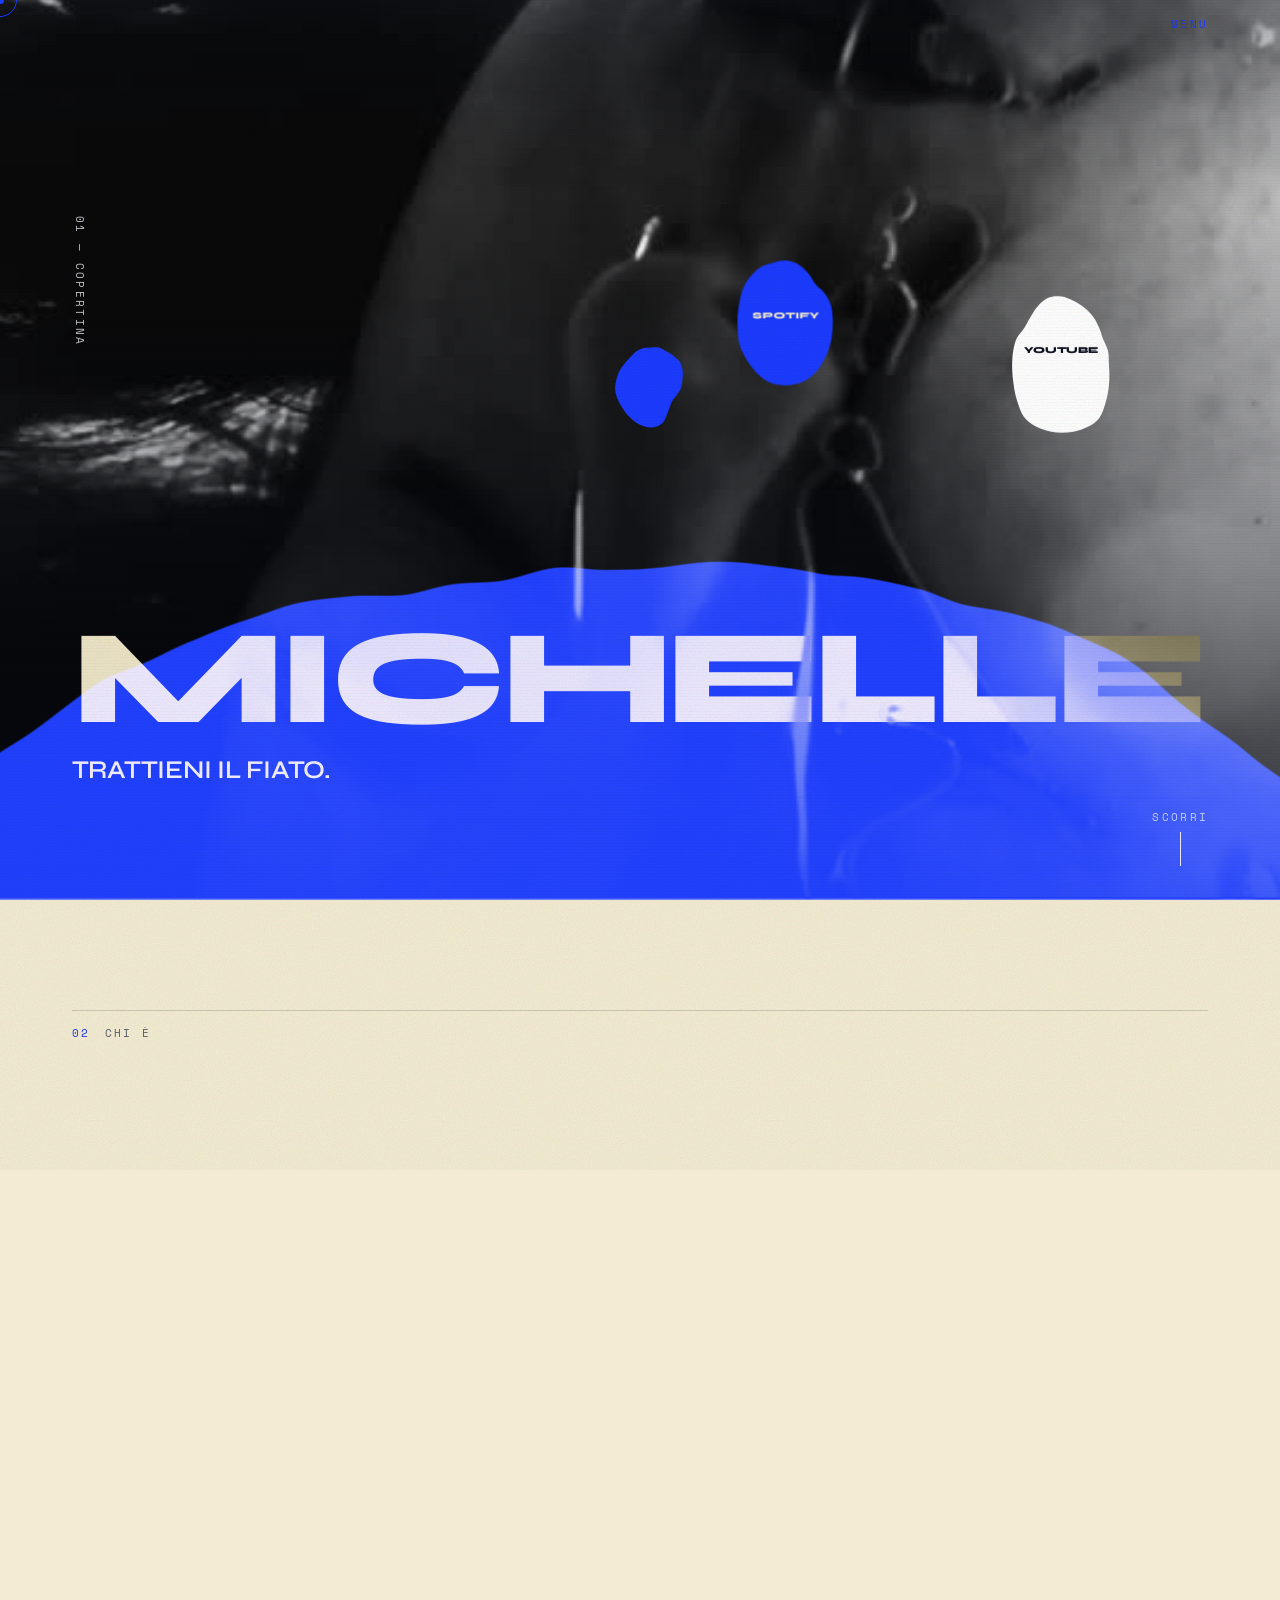
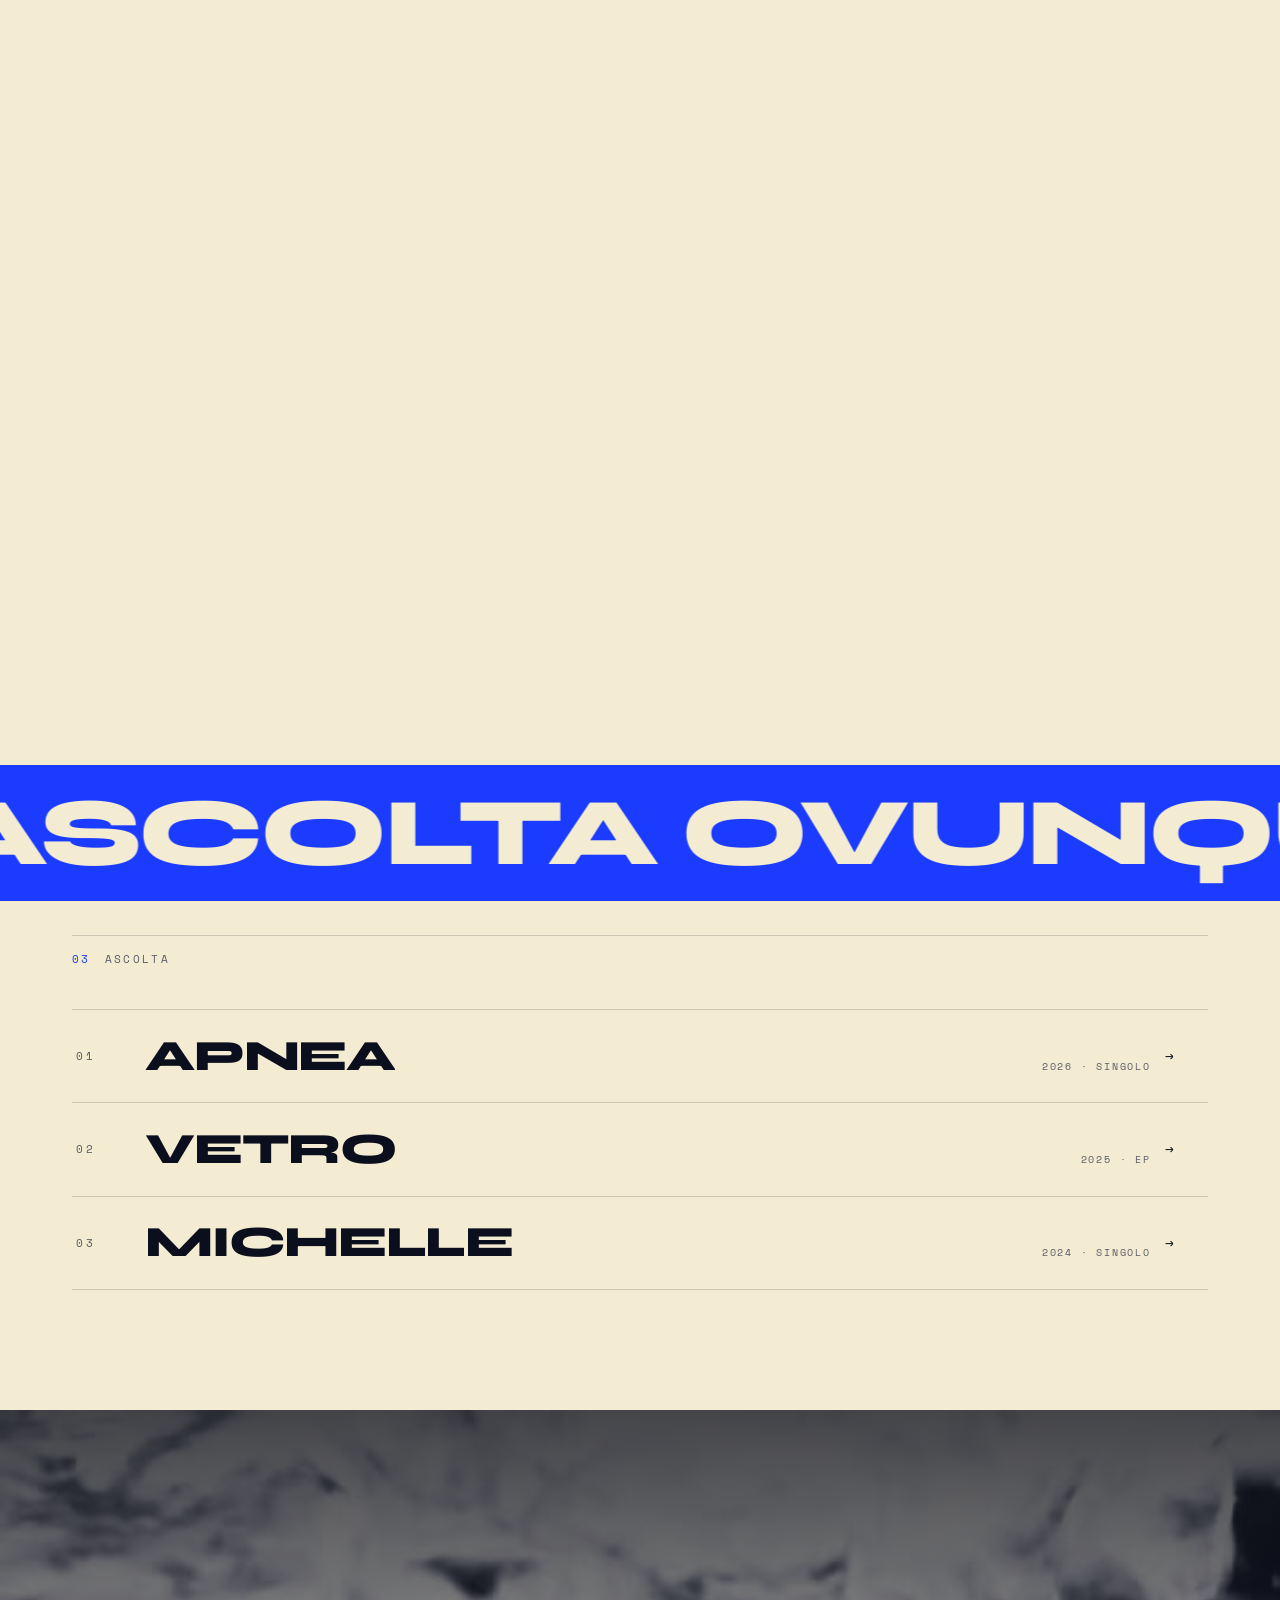
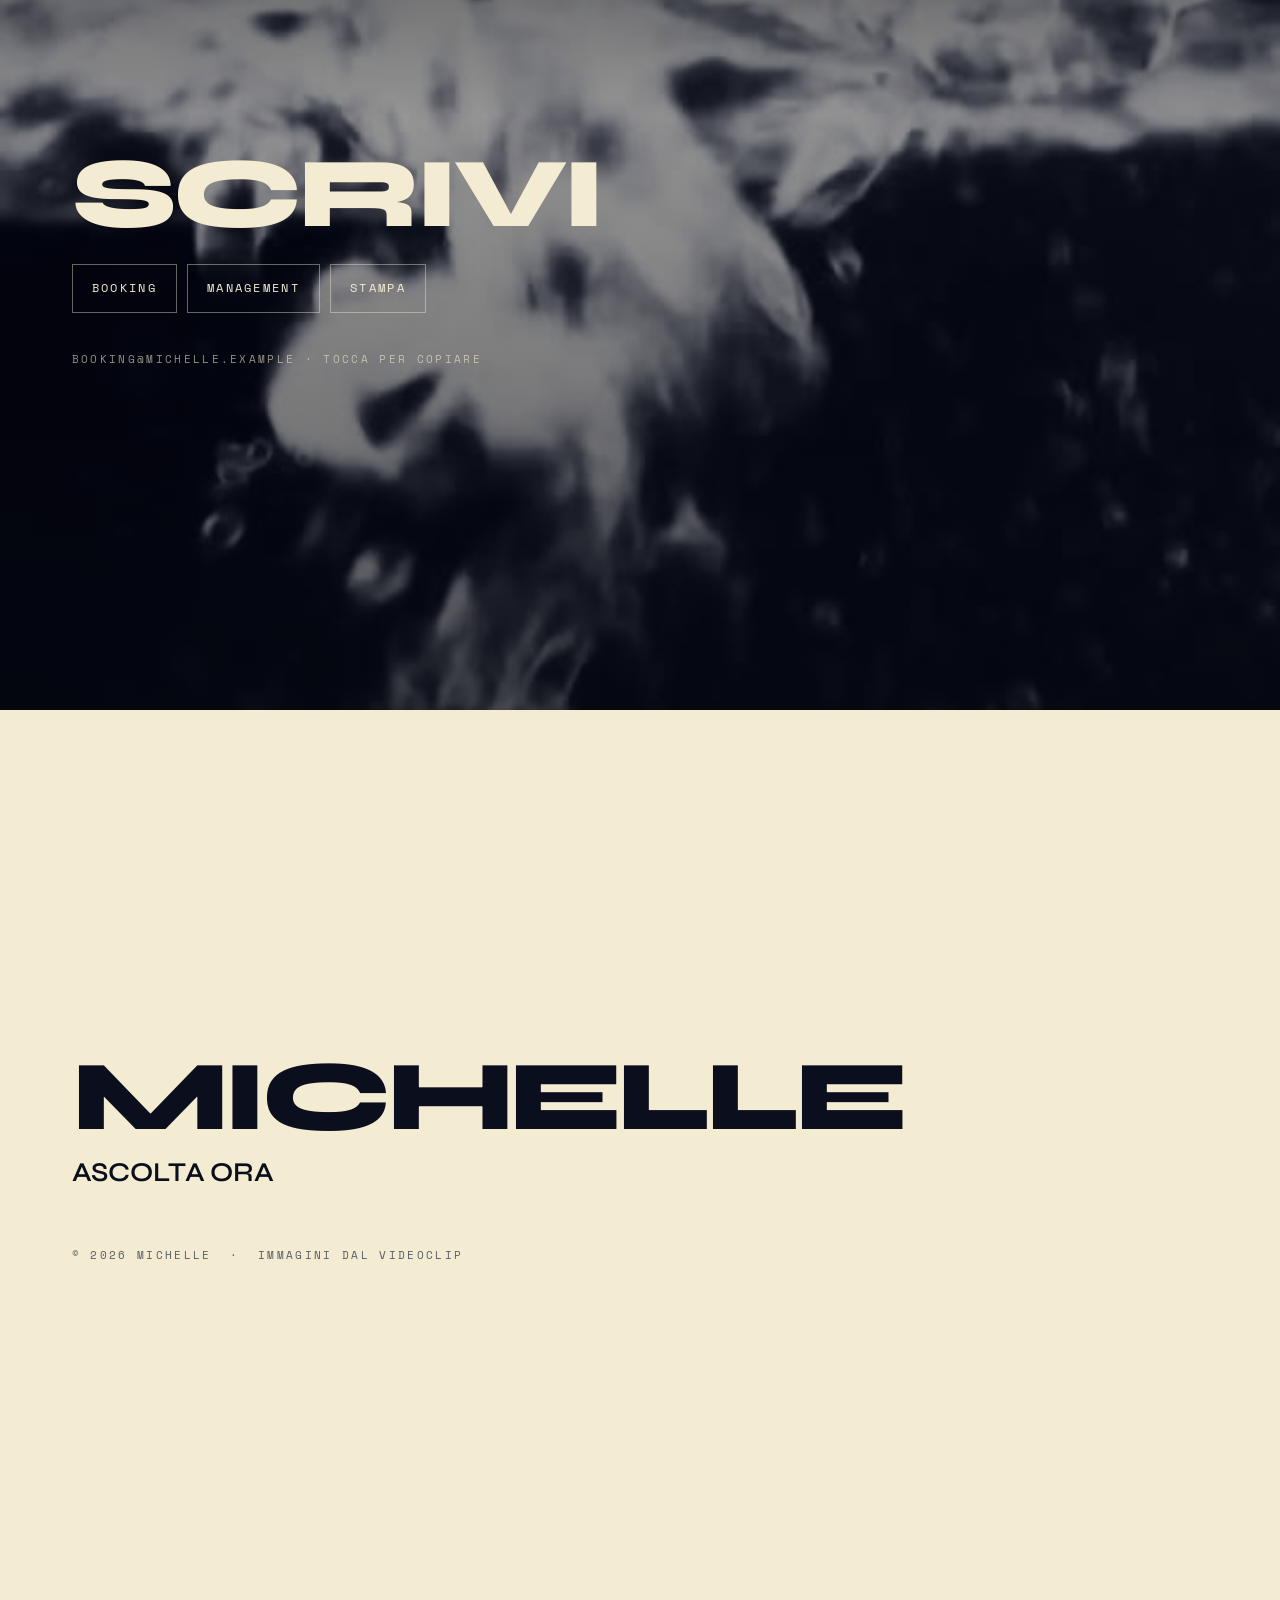
<file: index.html>
<!DOCTYPE html>
<html lang="it">
<head>
<meta charset="utf-8">
<meta name="viewport" content="width=device-width,initial-scale=1,viewport-fit=cover">
<title>Michelle — sito ufficiale</title>
<meta name="description" content="Michelle. Musica indie. Ascolta, guarda, scrivi per una data.">
<meta name="theme-color" content="#F3ECD2">
<meta property="og:type" content="website">
<meta property="og:title" content="Michelle — sito ufficiale">
<meta property="og:description" content="Trattieni il fiato.">
<meta property="og:url" content="https://eneaqupovisione.github.io/Demo-miscel/">
<!-- l'anteprima nelle chat vuole un indirizzo intero: molti scanner
     non risolvono un percorso relativo. Se il sito cambia indirizzo,
     queste due righe vanno aggiornate. -->
<meta property="og:image" content="https://eneaqupovisione.github.io/Demo-miscel/assets/media/og.jpg">
<meta name="twitter:card" content="summary_large_image">
<link rel="icon" href="data:image/svg+xml,%3Csvg xmlns='http://www.w3.org/2000/svg' viewBox='0 0 32 32'%3E%3Crect width='32' height='32' fill='%23F3ECD2'/%3E%3Ccircle cx='16' cy='16' r='7' fill='%231B3BFF'/%3E%3C/svg%3E">
<link rel="preconnect" href="https://fonts.googleapis.com">
<link rel="preconnect" href="https://fonts.gstatic.com" crossorigin>
<link href="https://fonts.googleapis.com/css2?family=Syne:wght@600;700;800&family=Archivo:wght@300;400;500&family=Space+Mono:wght@400;700&display=swap" rel="stylesheet">
<link rel="preload" as="image" href="assets/media/copertina.jpg?v=85">
<!-- il ?v= serve: GitHub Pages tiene i file in cache dieci minuti, e chi
     ha gia' aperto il sito continuerebbe a vedere la versione vecchia.
     Si alza il numero a ogni pubblicazione. -->
<link rel="stylesheet" href="assets/css/sito.css?v=85">
</head>
<body>

<!-- filtri: lo scioglimento del nome, quando lo si tocca -->
<svg class="defs" aria-hidden="true">
  <filter id="sciogli" x="-20%" y="-25%" width="140%" height="150%" color-interpolation-filters="sRGB">
    <feTurbulence id="scT" type="fractalNoise" baseFrequency="0.006 0.022" numOctaves="2" seed="7" result="t"/>
    <feDisplacementMap id="scD" in="SourceGraphic" in2="t" scale="0" xChannelSelector="R" yChannelSelector="G"/>
  </filter>
</svg>

<!-- strati fissi -->
<div id="prog" aria-hidden="true"></div>
<div id="righe" aria-hidden="true"></div>
<div id="grana" aria-hidden="true"></div>
<div id="cur" aria-hidden="true"></div>
<div id="cur2" aria-hidden="true"></div>
<div id="copiato" role="status" aria-live="polite"></div>

<!-- la lastra a raggi X delle uscite -->
<div id="lastra" aria-hidden="true">
  <i class="scan"></i>
  <img src="assets/media/colonna.jpg?v=85" alt="">
  <div class="c"><span class="k">lastra · 001</span><div class="h"></div></div>
</div>

<!-- caricamento -->
<div id="loader">
  <div class="lin">
    <div class="lnome" id="lnome" data-adatta data-max="150" aria-hidden="true"></div>
    <div class="lbar"><i></i></div>
    <div class="lrow">
      <span class="mono">Immersione in corso</span>
      <span class="mono a" id="lpct">0%</span>
    </div>
  </div>
</div>

<!-- testata -->
<header id="testata">
  <a href="#cop" class="marchio">Michelle</a>
</header>

<!-- Il pulsante del menu sta FUORI dalla testata, e non e' un vezzo: la
     testata si fonde in `difference` per restare leggibile sia sul girato
     scuro sia sulla carta chiara, e dentro a quella fusione un blu diventa
     arancio sulla carta. Fuori, il blu resta blu dappertutto. -->
<button id="apri" aria-expanded="false" aria-controls="menu">Menu</button>

<div id="menu" aria-hidden="true">
  <button id="chiudi">Chiudi</button>
  <nav>
    <a href="#chi" data-va>Chi è</a>
    <a href="#ascolta" data-va>Ascolta</a>
    <a href="#contatti" data-va>Scrivi</a>
  </nav>
  <div class="pie" id="menuSocial"></div>
</div>

<!-- Il palcoscenico della maschera a gocce. Tutto quello che NON deve essere
     toccato (testata, menu, loader, lastra, grana, righe, cursore) sta fuori
     di qui — ed e' gia' cosi'. -->
<main class="stage">

<!-- ========================== 01 · COPERTINA ========================== -->
<section id="cop">
  <div class="med">
    <video id="vCop" poster="assets/media/copertina.jpg?v=85" muted loop playsinline autoplay preload="auto"
           disablepictureinpicture aria-hidden="true">
      <source src="assets/media/copertina.mp4?v=85" type="video/mp4">
    </video>
  </div>

  <span class="mono hud" aria-hidden="true">01 — Copertina</span>

  <!-- I pulsanti escono dalla bocca e salgono. Quando escono dall'alto
       vengono risputati dopo un paio di secondi. -->
  <nav class="bolle-btn" id="piatt" aria-label="Dove ascoltarla"></nav>

  <div class="in">
    <h1 class="nome" id="nome" data-sciogli data-adatta data-max="240">Michelle</h1>
    <p class="claim">Trattieni il fiato.</p>
    <div class="riga">
      <a href="#ascolta" class="giu" aria-label="Scorri">
        <span class="mono">Scorri</span>
        <span class="ago" aria-hidden="true"></span>
      </a>
    </div>
  </div>
</section>

<!-- ========================== 02 · CHI È ==========================
     Prima dell'ascolto, perche' e' lei a dire chi e' — e lo dice con parole
     sue, prese da un suo pezzo. La frase che apre sta ferma ed e' li' da
     subito; le tre chiuse si scrivono mentre si scende, una alla volta.
     Dietro, il respiro: la scena d'acqua che entra dal lato. -->
<section id="chi">
  <!-- LA SCENA. Sta ferma mentre le parole le scorrono davanti, va in anello
       per conto suo — lo scroll non la comanda — e non c'e' da subito: compare
       quando qualche parola e' gia' stata scritta.
       Va in `multiply`: il fondo del girato e' bianco pieno e sparisce nella
       carta, resta la figura. Per questo la sua gradazione e' diversa da
       quella del resto (vedi strumenti/media.sh): un grigio residuo,
       moltiplicato, lascerebbe il rettangolo del video sulla pagina. -->
  <div class="scena" aria-hidden="true">
    <video id="vChi" muted loop playsinline autoplay preload="none"
           poster="assets/media/scena.jpg?v=85" disablepictureinpicture>
      <source src="assets/media/scena.mp4?v=85" type="video/mp4">
    </video>
  </div>

  <div class="wrap in">
    <div class="occhiello rev">
      <span class="mono n">02</span><span class="mono">Chi è</span>
    </div>

    <!-- LE MISURE SONO UNA LETTURA, NON UNA SEQUENZA. Grande cio' che porta
         il peso — cuore, rabbia, colpa, dolore, umani, grandi — piccolo cio'
         che tiene insieme: preposizioni, articoli, ausiliari. Il blu sulle
         cinque parole che fanno il senso della frase, non una in piu'.
         Stanno nel markup e non nel copione perche' sono una scelta sul
         TESTO: se cambia il testo le decide di nuovo una persona, non un
         algoritmo. -->
    <p class="dire" data-scrive>
      <i class="p">Un</i> <i class="xg blu">cuore</i> <i class="g">puro</i>
      <i class="p">che</i> <i class="p">si</i> <i class="xg blu">mescola</i>
      <i class="p">con</i> <i class="p">la</i> <i class="g">delicatezza,</i>
      <i class="m">o</i> <i class="p">con</i> <i class="p">la</i>
      <i class="xg blu">rabbia,</i> <i class="p">ai</i> <i class="g">traumi</i>
      <i class="g">d'infanzia.</i> <i class="p">In</i> <i class="m">fondo</i>
      <i class="m">siamo</i> <i class="m">esseri</i> <i class="xg">umani</i>
      <i class="p">e</i> <i class="m">quanti</i> <i class="g">sbagli,</i>
      <i class="m">sensi</i> <i class="p">di</i> <i class="g blu">colpa,</i>
      <i class="m">ripenso</i> <i class="p">quegli</i> <i class="g">anni</i>
      <i class="p">ho</i> <i class="p">la</i> <i class="m">pelle</i>
      <i class="g">d'oca,</i> <i class="p">col</i> <i class="xg blu">dolore</i>
      <i class="p">del</i> <i class="g">passato</i> <i class="p">si</i>
      <i class="m">diventa</i> <i class="xg">grandi.</i>
    </p>
  </div>
</section>

<!-- ========================== 03 · ASCOLTA ========================== -->
<section id="ascolta">
  <!-- LA BANDA. Scorre di lato mentre la sezione arriva: fondo blu, scritta
       bianca. Quando ha finito la sua corsa il blu scende sotto alle uscite —
       lo stesso blu che accende la riga al centro — e la banda resta, ma nel
       colore della carta: ha gia' detto quello che doveva dire. -->
  <div class="banda" id="banda" aria-hidden="true">
    <div class="scorre"><span>Ascolta ovunque</span><span>Ascolta ovunque</span><span>Ascolta ovunque</span><span>Ascolta ovunque</span></div>
  </div>
  <h2 class="sr">Ascolta</h2>

  <div class="wrap">
    <div class="occhiello rev">
      <span class="mono n">03</span><span class="mono">Ascolta</span>
    </div>

    <div class="uscite" id="uscite"></div>
  </div>
</section>

<!-- ========================== 04 · SCRIVI ==========================
     Sta sulla scena dell'acqua vista da sotto, che gira in anello per conto
     suo. Scritta chiara sul fondo scuro: qui non c'e' nessuna maschera di
     mezzo, quindi il testo e' quello che si legge — semplice, e basta.
     Il blu arriva dopo, nella sezione seguente. -->
<section id="contatti">
  <div class="scena" aria-hidden="true">
    <video id="vScrivi" muted loop playsinline autoplay preload="none"
           poster="assets/media/scrivi.jpg?v=85" disablepictureinpicture>
      <source src="assets/media/scrivi.mp4?v=85" type="video/mp4">
    </video>
    <div class="velo"></div>
  </div>

  <div class="wrap in">
    <h2 class="tit-s" data-adatta data-max="200">Scrivi</h2>
    <nav class="tasti">
      <a class="tasto" id="mailBooking" href="#" data-copia>Booking</a>
      <a class="tasto" id="cMgmt" href="#">Management</a>
      <a class="tasto" id="cPress" href="#">Stampa</a>
    </nav>
    <p class="mono" id="indirizzo">—</p>
  </div>
</section>

<!-- ========================== 05 · LA FINE ==========================
     L'ultima schermata, e la pagina finisce qui: le gocce salgono, si fermano
     in alto e riempiono TUTTO. Quello che c'e' scritto e' nero su carta e non
     cambia colore da solo — dentro al blu si legge bianco perche' la maschera
     lo inverte. Se un giorno lo scrivi bianco, dentro al blu sparisce.
     Il piede sta qui dentro e non fuori: se restasse dopo, la pagina finirebbe
     con una striscia di carta sotto al blu. -->
<section id="firma">
  <div class="wrap in">
    <p class="nome-f" data-adatta data-max="220">Michelle</p>
    <p class="invito">Ascolta ora</p>
    <p class="mono chi">© <span id="anno"></span> Michelle &nbsp;·&nbsp; Immagini dal videoclip</p>
  </div>
</section>

  <!-- I DUE LIVELLI DELLA FUSIONE: ultimi nel DOM e DENTRO al palco.
       Senza di loro non esiste niente di blu in questa pagina — ne' la massa
       fra copertina e "Ascolta", ne' il riempimento della firma: `monta()`
       non trova i canvas, torna null, e tutto il resto tace senza un errore.
       Sono stati cancellati una volta riscrivendo il fondo pagina. -->
  <canvas id="c-invert" aria-hidden="true"></canvas>
  <canvas id="c-tint"   aria-hidden="true"></canvas>
</main>

<script src="assets/js/blob-mask.js?v=85"></script>
<script src="assets/js/sito.js?v=85"></script>
</body>
</html>
</file>
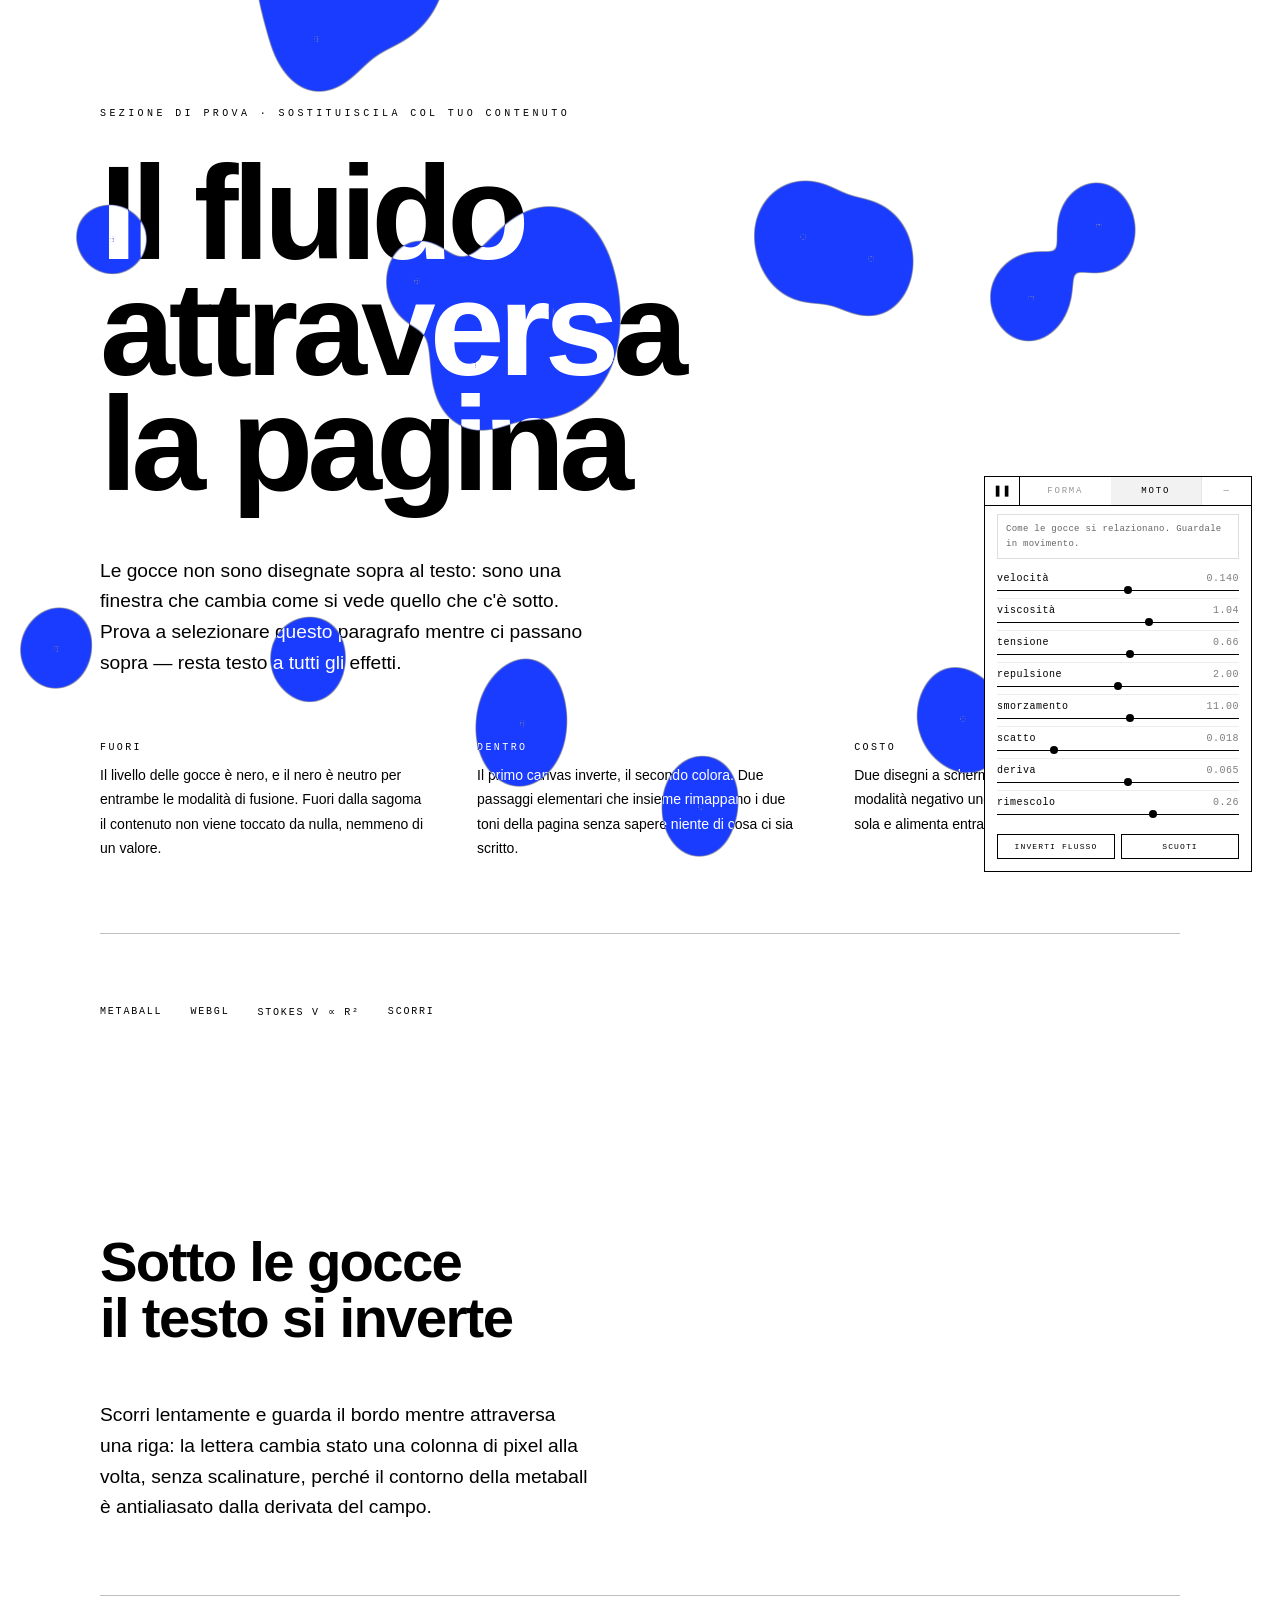
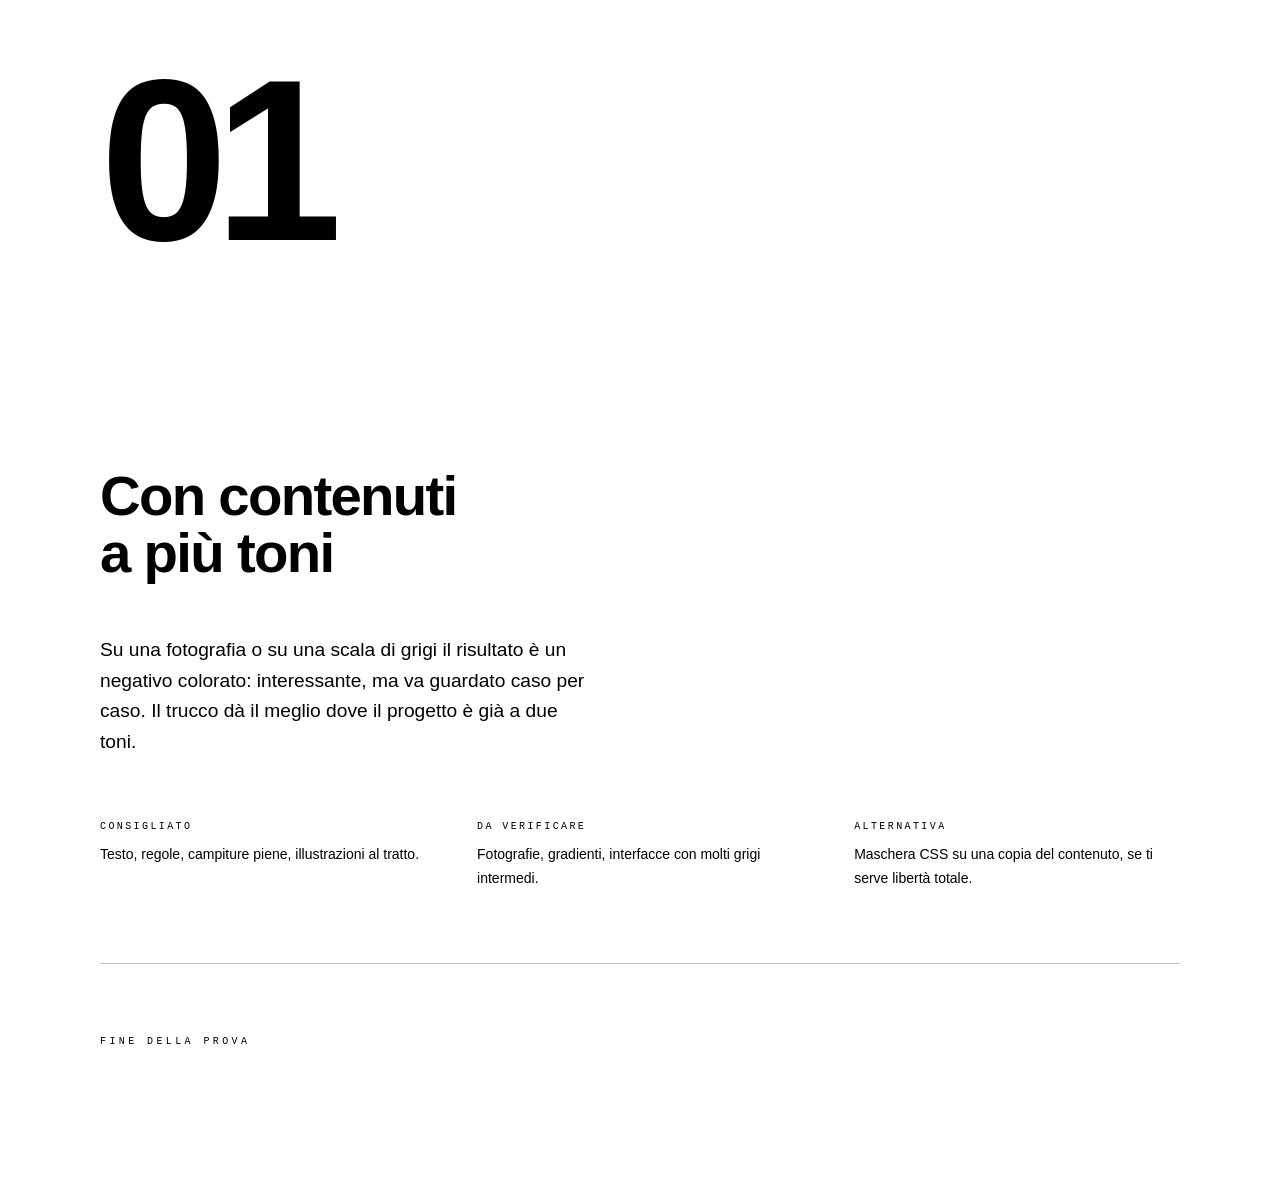
<file: blob-mask.html>
<!DOCTYPE html>
<!--
  BLOB MASK — metaball come maschera sul contenuto di una pagina
  ==============================================================

  COME FUNZIONA IL TRUCCO
  Due canvas identici sovrapposti al contenuto, entrambi con le gocce su fondo NERO.
  Il nero è l'elemento neutro sia per difference sia per screen: fuori dalle gocce
  non succede assolutamente nulla, il contenuto resta com'è.

    canvas 1 · gocce BIANCHE · mix-blend-mode: difference
        dentro le gocce inverte:  bianco -> nero,  nero -> bianco
    canvas 2 · gocce BLU      · mix-blend-mode: screen
        dentro le gocce colora:   nero -> blu,     bianco -> resta bianco

    somma:  fuori = nero su bianco   ·   dentro = bianco su blu

  REQUISITI
  · Il contenitore deve avere isolation:isolate, altrimenti la fusione "scappa"
    e tinge anche il resto della pagina.
  · I canvas devono avere pointer-events:none, così il testo resta selezionabile.
  · Il contesto WebGL va creato con alpha:false e pulito a nero.
  · Funziona su design a due toni. Con foto sotto ottieni un negativo colorato,
    che a volte è bellissimo ma va verificato caso per caso.

  MODALITÀ NEGATIVO
  Se ti basta il negativo puro (bianco su nero dentro le gocce) togli il secondo
  canvas: un solo livello, metà del costo. Il tasto NEGATIVO nel mixer lo mostra.
-->
<html lang="it">
<head>
<meta charset="utf-8">
<meta name="viewport" content="width=device-width, initial-scale=1">
<title>Blob mask</title>
<style>
  :root {
    --ink:#000; --paper:#fff; --hair:rgba(0,0,0,.22);
    --ui: ui-monospace, "SFMono-Regular", "JetBrains Mono", Menlo, Consolas, monospace;
  }
  * { box-sizing:border-box; }

  html { scroll-behavior:smooth; }
  body {
    margin:0; background:var(--paper); color:var(--ink);
    font-family:"Helvetica Neue", Helvetica, Arial, sans-serif;
    -webkit-font-smoothing:antialiased;
  }

  /* ===== il palcoscenico: isolation:isolate contiene la fusione ===== */
  .stage { position:relative; isolation:isolate; background:var(--paper); }

  .stage canvas {
    position:fixed; inset:0; width:100%; height:100%;
    display:block; pointer-events:none;
  }
  #c-invert { mix-blend-mode:difference; }
  #c-tint   { mix-blend-mode:screen; }
  #c-tint[hidden] { display:none; }

  /* ===== contenuto di prova — sostituiscilo col tuo ===== */
  .wrap { max-width:1080px; margin:0 auto; padding:0 clamp(20px,5vw,64px); }

  .band { padding:clamp(64px,12vh,140px) 0; }

  .eyebrow {
    font-family:var(--ui); font-size:10px; letter-spacing:.34em;
    text-transform:uppercase; margin:0 0 clamp(20px,4vh,40px);
  }

  h1 {
    margin:0; font-weight:700;
    font-size:clamp(44px,10.5vw,150px); line-height:.86; letter-spacing:-.045em;
  }
  h1 em { font-style:normal; display:block; }

  h2 {
    margin:0 0 24px; font-weight:700;
    font-size:clamp(26px,4.4vw,58px); line-height:1; letter-spacing:-.03em;
  }

  .lede {
    margin:clamp(32px,6vh,56px) 0 0; max-width:46ch;
    font-size:clamp(16px,1.5vw,20px); line-height:1.6;
  }

  .cols {
    display:grid; grid-template-columns:repeat(auto-fit,minmax(220px,1fr));
    gap:clamp(24px,4vw,56px); margin-top:clamp(40px,7vh,72px);
  }
  .cols p { margin:0; font-size:14px; line-height:1.75; }
  .cols h3 {
    margin:0 0 10px; font-family:var(--ui);
    font-size:10px; letter-spacing:.24em; text-transform:uppercase; font-weight:400;
  }

  .rule { height:1px; background:currentColor; opacity:.25; margin:clamp(48px,8vh,90px) 0; }

  .meta {
    display:flex; flex-wrap:wrap; gap:10px 28px;
    font-family:var(--ui); font-size:10px; letter-spacing:.18em; text-transform:uppercase;
  }

  .huge {
    font-weight:700; font-size:clamp(64px,18vw,260px);
    line-height:.8; letter-spacing:-.06em; margin:0;
  }

  /* ===== mixer, fuori dallo stage così la fusione non lo tocca ===== */
  .panel {
    position:fixed; bottom:clamp(14px,3vw,28px); right:clamp(14px,3vw,28px);
    width:min(268px, calc(100vw - 28px));
    background:var(--paper); border:1px solid var(--ink);
    font-family:var(--ui); font-size:10px; letter-spacing:.05em; z-index:50;
  }
  .head { display:flex; align-items:stretch; border-bottom:1px solid var(--ink); }
  .transport {
    all:unset; width:34px; display:grid; place-items:center; cursor:pointer;
    border-right:1px solid var(--ink); font-size:11px; line-height:1;
  }
  .transport:hover, .transport:focus-visible { background:var(--ink); color:var(--paper); }
  .transport:focus-visible { outline:2px solid var(--ink); outline-offset:-4px; }
  .tab {
    all:unset; flex:1; text-align:center; padding:9px 4px; cursor:pointer;
    text-transform:uppercase; letter-spacing:.2em; font-size:9px; opacity:.4;
  }
  .tab[aria-selected="true"] { opacity:1; background:rgba(0,0,0,.05); }
  .tab:focus-visible { outline:2px solid var(--ink); outline-offset:-4px; }
  .meter {
    display:grid; place-items:center; padding:0 9px; border-left:1px solid var(--hair);
    font-variant-numeric:tabular-nums; font-size:9px; opacity:.45; min-width:50px;
  }
  .sheet { padding:8px 12px 12px; max-height:50vh; overflow-y:auto; overscroll-behavior:contain; }
  .sheet[hidden] { display:none; }
  .hint {
    margin:0 0 8px; padding:7px 8px; border:1px solid var(--hair);
    font-size:9px; line-height:1.6; opacity:.6; letter-spacing:.03em;
  }
  .knob { display:grid; grid-template-columns:1fr auto; align-items:center; gap:0 8px; padding:6px 0 2px; }
  .knob + .knob { border-top:1px solid rgba(0,0,0,.07); }
  .knob label { text-transform:lowercase; }
  .knob output { font-variant-numeric:tabular-nums; opacity:.5; }
  .knob input { grid-column:1 / -1; }
  input[type="range"] {
    -webkit-appearance:none; appearance:none; width:100%; height:12px;
    background:transparent; margin:0; cursor:ew-resize;
  }
  input[type="range"]::-webkit-slider-runnable-track { height:1px; background:var(--ink); }
  input[type="range"]::-moz-range-track { height:1px; background:var(--ink); }
  input[type="range"]::-webkit-slider-thumb {
    -webkit-appearance:none; width:8px; height:8px; margin-top:-3.5px;
    background:var(--ink); border:0; border-radius:50%;
  }
  input[type="range"]::-moz-range-thumb { width:8px; height:8px; background:var(--ink); border:0; border-radius:50%; }
  input[type="range"]:focus-visible { outline:2px solid var(--ink); outline-offset:3px; }

  .swatch { display:flex; align-items:center; gap:8px; padding:8px 0 4px; border-top:1px solid rgba(0,0,0,.07); }
  .swatch label { flex:1; text-transform:lowercase; }
  input[type="color"] {
    -webkit-appearance:none; appearance:none; width:34px; height:18px;
    padding:0; border:1px solid var(--ink); background:none; cursor:pointer;
  }
  input[type="color"]::-webkit-color-swatch-wrapper { padding:1px; }
  input[type="color"]::-webkit-color-swatch { border:0; }

  .row { display:flex; gap:6px; margin-top:12px; }
  .btn {
    all:unset; flex:1; text-align:center; padding:7px 4px; border:1px solid var(--ink);
    cursor:pointer; text-transform:uppercase; font-size:8px; letter-spacing:.14em;
  }
  .btn[aria-pressed="true"] { background:var(--ink); color:var(--paper); }
  .btn:hover, .btn:focus-visible { background:var(--ink); color:var(--paper); }
  .btn:focus-visible { outline:2px solid var(--ink); outline-offset:2px; }

  pre.snippet {
    margin:10px 12px 12px; padding:9px; border:1px solid var(--hair);
    font-size:9px; line-height:1.6; white-space:pre-wrap; user-select:all;
  }
  pre.snippet[hidden] { display:none; }

  .fallback {
    position:fixed; inset:0; display:grid; place-items:center; padding:24px;
    text-align:center; font-size:12px; line-height:1.8; background:var(--paper); z-index:99;
  }
  .fallback[hidden] { display:none; }
</style>
</head>
<body>

<div class="stage" id="stage">

  <!-- ---------- contenuto: testo vero, selezionabile ---------- -->
  <section class="band wrap">
    <p class="eyebrow">Sezione di prova · sostituiscila col tuo contenuto</p>
    <h1>Il fluido<em>attraversa</em><em>la pagina</em></h1>
    <p class="lede">
      Le gocce non sono disegnate sopra al testo: sono una finestra che cambia
      come si vede quello che c'è sotto. Prova a selezionare questo paragrafo
      mentre ci passano sopra — resta testo a tutti gli effetti.
    </p>

    <div class="cols">
      <div>
        <h3>Fuori</h3>
        <p>Il livello delle gocce è nero, e il nero è neutro per entrambe le
        modalità di fusione. Fuori dalla sagoma il contenuto non viene toccato
        da nulla, nemmeno di un valore.</p>
      </div>
      <div>
        <h3>Dentro</h3>
        <p>Il primo canvas inverte, il secondo colora. Due passaggi elementari
        che insieme rimappano i due toni della pagina senza sapere niente di
        cosa ci sia scritto.</p>
      </div>
      <div>
        <h3>Costo</h3>
        <p>Due disegni a schermo intero per fotogramma. In modalità negativo
        uno solo. La fisica gira una volta sola e alimenta entrambi.</p>
      </div>
    </div>

    <div class="rule"></div>

    <div class="meta">
      <span>Metaball</span><span>WebGL</span><span>Stokes v ∝ r²</span><span>Scorri</span>
    </div>
  </section>

  <section class="band wrap">
    <h2>Sotto le gocce<br>il testo si inverte</h2>
    <p class="lede">
      Scorri lentamente e guarda il bordo mentre attraversa una riga: la lettera
      cambia stato una colonna di pixel alla volta, senza scalinature, perché il
      contorno della metaball è antialiasato dalla derivata del campo.
    </p>
    <div class="rule"></div>
    <p class="huge">01</p>
  </section>

  <section class="band wrap">
    <h2>Con contenuti<br>a più toni</h2>
    <p class="lede">
      Su una fotografia o su una scala di grigi il risultato è un negativo
      colorato: interessante, ma va guardato caso per caso. Il trucco dà il
      meglio dove il progetto è già a due toni.
    </p>
    <div class="cols">
      <div><h3>Consigliato</h3><p>Testo, regole, campiture piene, illustrazioni al tratto.</p></div>
      <div><h3>Da verificare</h3><p>Fotografie, gradienti, interfacce con molti grigi intermedi.</p></div>
      <div><h3>Alternativa</h3><p>Maschera CSS su una copia del contenuto, se ti serve libertà totale.</p></div>
    </div>
    <div class="rule"></div>
    <p class="eyebrow">Fine della prova</p>
  </section>

  <!-- ---------- i due livelli di fusione ---------- -->
  <canvas id="c-invert" aria-hidden="true"></canvas>
  <canvas id="c-tint"   aria-hidden="true"></canvas>
</div>

<div class="fallback" hidden id="fallback">
  Il tuo browser non supporta WebGL, quindi l'effetto non può essere disegnato.<br>
  Prova con Chrome, Firefox o Safari aggiornati.
</div>

<aside class="panel" id="panel">
  <div class="head">
    <button class="transport" id="btnPlay" aria-label="Metti in pausa">❚❚</button>
    <button class="tab" id="tabForma" role="tab" aria-selected="false" aria-controls="sheetForma">Forma</button>
    <button class="tab" id="tabMoto"  role="tab" aria-selected="true"  aria-controls="sheetMoto">Moto</button>
    <div class="meter" id="fps">—</div>
  </div>

  <div class="sheet" id="sheetForma" hidden>
    <p class="hint">Caratteristiche della singola goccia. Mettile in pausa per vederle bene.</p>
    <div class="swatch" id="swatchRow">
      <label for="tintColor">tinta</label>
      <input type="color" id="tintColor" value="#1a3cff">
    </div>
    <div class="row" id="rowForma">
      <button class="btn" id="btnMode" aria-pressed="false">Negativo</button>
      <button class="btn" id="btnConf">Config</button>
    </div>
  </div>

  <div class="sheet" id="sheetMoto">
    <p class="hint">Come le gocce si relazionano. Guardale in movimento.</p>
    <div class="row" id="rowMoto">
      <button class="btn" id="btnDir">Inverti flusso</button>
      <button class="btn" id="btnShake">Scuoti</button>
    </div>
  </div>

  <pre class="snippet" id="snippet" hidden></pre>
</aside>

<script>
/* =========================================================================
   1. CONFIG
   ========================================================================= */
const CONFIG = {
  /* FORMA — la singola goccia */
  count:      22,
  sizeMax:    0.066,
  spread:     0.42,
  merge:      1.00,
  warp:       0.055,
  warpScale:  2.80,
  stretch:    0.54,

  /* MOTO — come si relazionano */
  speed:      0.140,
  viscosity:  1.04,
  cohesion:   0.66,
  repulsion:  2.00,
  damping:    11.0,
  snap:       0.018,
  sway:       0.065,
  warpSpeed:  0.26,

  direction:  1,
  tint:       '#1a3cff',   // colore dentro le gocce
  mode:       'tinta'      // 'tinta' = due livelli · 'negativo' = solo inversione
};

/* =========================================================================
   2. Shader — identico per i due livelli, cambia solo uInk.
      uPaper è sempre NERO: è il neutro di difference e di screen.
   ========================================================================= */
const VERT = `
attribute vec2 aPos;
void main() { gl_Position = vec4(aPos, 0.0, 1.0); }
`;

const fragSource = (count, hasDeriv) => `
${hasDeriv ? '#extension GL_OES_standard_derivatives : enable\n#define HAS_DERIV 1' : ''}
precision highp float;
#define COUNT ${count}

uniform vec4  uBlobs[COUNT];
uniform vec2  uRes;
uniform float uAspect;
uniform float uTime;
uniform float uMerge;
uniform float uWarp;
uniform float uWarpScale;
uniform vec3  uInk;

float hash21(vec2 p) {
  p = fract(p * vec2(123.34, 456.21));
  p += dot(p, p + 45.32);
  return fract(p.x * p.y);
}
float vnoise(vec2 p) {
  vec2 i = floor(p), f = fract(p);
  vec2 u = f * f * (3.0 - 2.0 * f);
  float a = hash21(i);
  float b = hash21(i + vec2(1.0, 0.0));
  float c = hash21(i + vec2(0.0, 1.0));
  float d = hash21(i + vec2(1.0, 1.0));
  return mix(mix(a, b, u.x), mix(c, d, u.x), u.y);
}
float fbm(vec2 p) {
  float v = 0.0, a = 0.5;
  for (int i = 0; i < 3; i++) { v += a * vnoise(p); p = p * 2.03 + 11.7; a *= 0.5; }
  return v;
}

void main() {
  vec2 p = gl_FragCoord.xy / uRes;

  vec2 wp = vec2(p.x * uAspect, p.y) * uWarpScale;
  vec2 n = vec2(fbm(wp + vec2(0.0, uTime)), fbm(wp + vec2(5.7, -uTime) + 31.4)) - 0.5;
  vec2 q = p + n * uWarp * vec2(1.0 / uAspect, 1.0);

  float field = 0.0;
  for (int i = 0; i < COUNT; i++) {
    vec4 b = uBlobs[i];
    vec2 d = (q - b.xy) * vec2(uAspect, 1.0);
    d.y /= b.w;
    field += (b.z * b.z) / max(dot(d, d), 1e-6);
  }

  #ifdef HAS_DERIV
    float w = max(fwidth(field), 1e-5);
    float mask = smoothstep(uMerge - w, uMerge + w, field);
  #else
    float mask = smoothstep(uMerge * 0.94, uMerge * 1.06, field);
  #endif

  gl_FragColor = vec4(uInk * mask, 1.0);   // fuori = nero = neutro
}
`;

/* =========================================================================
   3. Un livello = un canvas + un contesto WebGL
   ========================================================================= */
function hexToRgb(h) {
  const v = parseInt(h.slice(1), 16);
  return [(v>>16&255)/255, (v>>8&255)/255, (v&255)/255];
}

function createLayer(canvas, inkHex) {
  const gl = canvas.getContext('webgl', { antialias:false, alpha:false })
          || canvas.getContext('experimental-webgl');
  if (!gl) return null;

  const hasDeriv = !!gl.getExtension('OES_standard_derivatives');
  const buf = gl.createBuffer();
  gl.bindBuffer(gl.ARRAY_BUFFER, buf);
  gl.bufferData(gl.ARRAY_BUFFER, new Float32Array([-1,-1, 3,-1, -1,3]), gl.STATIC_DRAW);

  let program = null, U = {}, ink = hexToRgb(inkHex);

  function compile(type, src) {
    const s = gl.createShader(type);
    gl.shaderSource(s, src); gl.compileShader(s);
    if (!gl.getShaderParameter(s, gl.COMPILE_STATUS)) { console.error(gl.getShaderInfoLog(s)); return null; }
    return s;
  }

  return {
    setCount(n) {
      const vs = compile(gl.VERTEX_SHADER, VERT);
      const fs = compile(gl.FRAGMENT_SHADER, fragSource(n, hasDeriv));
      if (!vs || !fs) return;
      const p = gl.createProgram();
      gl.attachShader(p, vs); gl.attachShader(p, fs); gl.linkProgram(p);
      if (!gl.getProgramParameter(p, gl.LINK_STATUS)) { console.error(gl.getProgramInfoLog(p)); return; }
      if (program) gl.deleteProgram(program);
      program = p; gl.useProgram(program);
      const loc = gl.getAttribLocation(program, 'aPos');
      gl.enableVertexAttribArray(loc);
      gl.vertexAttribPointer(loc, 2, gl.FLOAT, false, 0, 0);
      U = {};
      ['uBlobs','uRes','uAspect','uTime','uMerge','uWarp','uWarpScale','uInk']
        .forEach(k => U[k] = gl.getUniformLocation(program, k));
      gl.uniform3fv(U.uInk, ink);
    },
    setInk(hex) { ink = hexToRgb(hex); if (program) { gl.useProgram(program); gl.uniform3fv(U.uInk, ink); } },
    resize(w, h) { canvas.width = w; canvas.height = h; gl.viewport(0, 0, w, h); },
    draw(data, W, H, A, warpClock) {
      if (!program) return;
      gl.useProgram(program);
      gl.uniform4fv(U.uBlobs, data);
      gl.uniform2f(U.uRes, W, H);
      gl.uniform1f(U.uAspect, A);
      gl.uniform1f(U.uTime, warpClock);
      gl.uniform1f(U.uMerge, CONFIG.merge);
      gl.uniform1f(U.uWarp, CONFIG.warp);
      gl.uniform1f(U.uWarpScale, CONFIG.warpScale);
      gl.drawArrays(gl.TRIANGLES, 0, 3);
    }
  };
}

const cInvert = document.getElementById('c-invert');
const cTint   = document.getElementById('c-tint');
const layerInvert = createLayer(cInvert, '#ffffff');   // difference -> inverte
const layerTint   = createLayer(cTint,   CONFIG.tint); // screen     -> colora

if (!layerInvert) {
  document.getElementById('fallback').hidden = false;
  document.getElementById('panel').style.display = 'none';
} else {
  init();
}

/* =========================================================================
   4. Fisica (identica alla versione precedente)
   ========================================================================= */
function init() {
const rand = (a,b) => a + Math.random()*(b-a);
const TAU = Math.PI*2;
let A = 1, blobs = [], data = null, bonded = null, bondAge = null;

function radiusOf(t) { const M = CONFIG.sizeMax, m = M*CONFIG.spread; return m + t*(M-m); }
function terminal(r) { const M = Math.max(CONFIG.sizeMax,1e-4); return CONFIG.speed*(r*r)/(M*M); }
function massOf(r)   { const M = Math.max(CONFIG.sizeMax,1e-4); return Math.max(0.20, Math.pow(r/M,3)); }

function makeBlob(atEdge) {
  const sizeT = Math.random(), r = radiusOf(sizeT);
  return {
    sizeT, X: rand(0,A),
    Y: atEdge ? (CONFIG.direction > 0 ? -0.25 : 1.25) : rand(-0.2,1.2),
    vX: 0, vY: terminal(r)*CONFIG.direction,
    r0: r, r, age: 0, life: rand(22,55),
    swayPhase: Math.random()*TAU, swayFreq: rand(0.05,0.18)
  };
}
function setCount(n) {
  if (n < blobs.length) blobs.length = n;
  else while (blobs.length < n) blobs.push(makeBlob(false));
  data = new Float32Array(n*4);
  bonded = new Uint8Array(n*n);
  bondAge = new Float32Array(n*n);
  layerInvert.setCount(n);
  if (layerTint) layerTint.setCount(n);
}

const CORE=1.00, REACH=1.34, FORM=1.06, BREAK=1.30, MIN_BOND=0.5;

function substep(h) {
  const n = blobs.length;
  for (let i = 0; i < n; i++) {
    const a = blobs[i]; if (a.r <= 0) continue;
    for (let j = i+1; j < n; j++) {
      const b = blobs[j]; if (b.r <= 0) continue;
      const dx = b.X-a.X, dy = b.Y-a.Y, d2 = dx*dx+dy*dy;
      const sum = a.r+b.r, reach = sum*REACH;
      if (d2 > reach*reach) { bonded[i*n+j]=0; bondAge[i*n+j]=0; continue; }
      const dist = Math.max(Math.sqrt(d2),1e-5);
      const nx = dx/dist, ny = dy/dist, s = dist/sum;
      const mA = massOf(a.r), mB = massOf(b.r);

      let f;
      if (s < CORE) { const t = 1-s/CORE; f = CONFIG.repulsion*t*t; }
      else { const u = (s-CORE)/(REACH-CORE); f = -CONFIG.cohesion*Math.sin(Math.PI*u); }

      const vrel = (b.vX-a.vX)*nx + (b.vY-a.vY)*ny;
      const damp = -CONFIG.damping*vrel*(1-s/REACH);
      const accA = (-f - damp)*h, accB = (f + damp)*h;
      a.vX += nx*accA/mA; a.vY += ny*accA/mA;
      b.vX += nx*accB/mB; b.vY += ny*accB/mB;

      const k = i*n+j, was = bonded[k];
      const now = was ? (s < BREAK) : (s < FORM);
      if (was && now) bondAge[k] += h;
      if (was && !now) {
        if (bondAge[k] > MIN_BOND) {
          const imp = CONFIG.snap;
          a.vX -= nx*imp/mA; a.vY -= ny*imp/mA;
          b.vX += nx*imp/mB; b.vY += ny*imp/mB;
        }
        bondAge[k] = 0;
      }
      if (!was && now) bondAge[k] = 0;
      bonded[k] = now ? 1 : 0;
    }
  }

  const relax = 1 - Math.exp(-h/Math.max(CONFIG.viscosity,0.02));
  const vMax = CONFIG.speed*6 + 0.10;
  for (let i = 0; i < n; i++) {
    const b = blobs[i];
    const tY = terminal(b.r)*CONFIG.direction;
    const tX = Math.sin(clock*b.swayFreq*TAU + b.swayPhase)*CONFIG.sway;
    b.vY += (tY-b.vY)*relax;
    b.vX += (tX-b.vX)*relax;
    const sp = Math.hypot(b.vX,b.vY);
    if (sp > vMax) { b.vX *= vMax/sp; b.vY *= vMax/sp; }
    b.X += b.vX*h; b.Y += b.vY*h;
    if (b.X < b.r*0.4)     { b.X = b.r*0.4;     b.vX =  Math.abs(b.vX)*0.3; }
    if (b.X > A - b.r*0.4) { b.X = A - b.r*0.4; b.vX = -Math.abs(b.vX)*0.3; }
  }
}

function recycle(dt) {
  const n = blobs.length;
  for (let i = 0; i < n; i++) {
    const b = blobs[i]; b.age += dt;
    if (b.age >= b.life || b.Y > 1.4 || b.Y < -0.4) {
      blobs[i] = makeBlob(true);
      for (let j = 0; j < n; j++) { bonded[i*n+j]=0; bonded[j*n+i]=0; bondAge[i*n+j]=0; bondAge[j*n+i]=0; }
    }
  }
}
function refreshRadii() {
  for (const b of blobs) {
    b.r0 = radiusOf(b.sizeT);
    const left = b.life - b.age;
    b.r = b.r0 * (left < 3 ? Math.max(0,left/3) : 1);
  }
}
function writeData() {
  for (let i = 0; i < blobs.length; i++) {
    const b = blobs[i];
    const sp = Math.min(1, Math.abs(b.vY)/Math.max(CONFIG.speed,1e-4));
    data[i*4]   = b.X/A;
    data[i*4+1] = b.Y;
    data[i*4+2] = Math.max(b.r,0);
    data[i*4+3] = 1 + CONFIG.stretch*sp;
  }
}

/* ===== resize ===== */
let W=0, H=0;
function resize() {
  const dpr = Math.min(window.devicePixelRatio||1, 2);
  W = Math.round(innerWidth*dpr); H = Math.round(innerHeight*dpr);
  layerInvert.resize(W,H);
  if (layerTint) layerTint.resize(W,H);
  const newA = W/H;
  if (blobs.length && A > 0) { const s = newA/A; for (const b of blobs) b.X *= s; }
  A = newA;
}
addEventListener('resize', resize);
let clock = 0, warpClock = 0;
resize();
setCount(CONFIG.count);

/* ===== loop ===== */
let running = !matchMedia('(prefers-reduced-motion: reduce)').matches;
let last = performance.now(), frames = 0, fpsClock = 0;
const fpsOut = document.getElementById('fps');

for (let k = 0; k < 300; k++) { clock += 1/90; refreshRadii(); substep(1/90); }

function frame(now) {
  const dt = Math.min((now-last)/1000, 1/30); last = now;
  refreshRadii();
  if (running) {
    clock += dt; warpClock += dt*CONFIG.warpSpeed;
    recycle(dt);
    const sub = Math.max(1, Math.ceil(dt*90)), h = dt/sub;
    for (let s = 0; s < sub; s++) substep(h);
  }
  writeData();

  layerInvert.draw(data, W, H, A, warpClock);
  if (layerTint && CONFIG.mode === 'tinta') layerTint.draw(data, W, H, A, warpClock);

  frames++; fpsClock += dt;
  if (fpsClock > 0.7) {
    fpsOut.textContent = running ? Math.round(frames/fpsClock)+' fps' : 'pausa';
    frames = 0; fpsClock = 0;
  }
  requestAnimationFrame(frame);
}
requestAnimationFrame(frame);

/* =========================================================================
   5. Mixer (cancellabile in produzione)
   ========================================================================= */
const btnPlay = document.getElementById('btnPlay');
const tabForma = document.getElementById('tabForma');
const tabMoto = document.getElementById('tabMoto');
const sheetForma = document.getElementById('sheetForma');
const sheetMoto = document.getElementById('sheetMoto');

function showTab(w) {
  const f = w === 'forma';
  tabForma.setAttribute('aria-selected', String(f));
  tabMoto.setAttribute('aria-selected', String(!f));
  sheetForma.hidden = !f; sheetMoto.hidden = f;
}
tabForma.addEventListener('click', () => showTab('forma'));
tabMoto.addEventListener('click', () => showTab('moto'));

function setRunning(v) {
  running = v;
  btnPlay.textContent = v ? '❚❚' : '▶';
  btnPlay.setAttribute('aria-label', v ? 'Metti in pausa' : 'Riprendi');
  showTab(v ? 'moto' : 'forma');
  if (!v) fpsOut.textContent = 'pausa';
}
btnPlay.addEventListener('click', () => setRunning(!running));
addEventListener('keydown', e => {
  if (e.code === 'Space' && !/INPUT|TEXTAREA/.test(e.target.tagName)) { e.preventDefault(); setRunning(!running); }
});
setRunning(running);

const FORMA = [
  { key:'count',     label:'gocce',        min:3,    max:36,   step:1, rebuild:true },
  { key:'sizeMax',   label:'dimensione',   min:0.03, max:0.13, step:0.002 },
  { key:'spread',    label:'varietà',      min:0.15, max:0.9,  step:0.01 },
  { key:'merge',     label:'fusione',      min:0.5,  max:2.2,  step:0.05 },
  { key:'warp',      label:'irregolarità', min:0,    max:0.15, step:0.005 },
  { key:'warpScale', label:'grana',        min:0.8,  max:8,    step:0.1 },
  { key:'stretch',   label:'allungamento', min:0,    max:1.2,  step:0.02 }
];
const MOTO = [
  { key:'speed',     label:'velocità',     min:0.01, max:0.25, step:0.005 },
  { key:'viscosity', label:'viscosità',    min:0.08, max:1.6,  step:0.02 },
  { key:'cohesion',  label:'tensione',     min:0,    max:1.2,  step:0.02 },
  { key:'repulsion', label:'repulsione',   min:0,    max:4,    step:0.05 },
  { key:'damping',   label:'smorzamento',  min:0,    max:20,   step:0.5 },
  { key:'snap',      label:'scatto',       min:0,    max:0.08, step:0.002 },
  { key:'sway',      label:'deriva',       min:0,    max:0.12, step:0.005 },
  { key:'warpSpeed', label:'rimescolo',    min:0,    max:0.4,  step:0.01 }
];

function buildKnobs(list, sheet, anchor) {
  list.forEach(k => {
    const wrap = document.createElement('div');
    wrap.className = 'knob';
    const id = 'k-'+k.key;
    wrap.innerHTML =
      '<label for="'+id+'">'+k.label+'</label><output></output>' +
      '<input type="range" id="'+id+'" min="'+k.min+'" max="'+k.max+'" step="'+k.step+'" value="'+CONFIG[k.key]+'">';
    sheet.insertBefore(wrap, anchor);
    const input = wrap.querySelector('input'), out = wrap.querySelector('output');
    const dec = k.step < 0.01 ? 3 : (k.step < 1 ? 2 : 0);
    const show = () => out.textContent = (+input.value).toFixed(dec);
    show();
    input.addEventListener('input', () => {
      CONFIG[k.key] = +input.value;
      if (k.rebuild) setCount(CONFIG.count);
      show();
    });
  });
}
buildKnobs(FORMA, sheetForma, document.getElementById('swatchRow'));
buildKnobs(MOTO,  sheetMoto,  document.getElementById('rowMoto'));

document.getElementById('tintColor').addEventListener('input', e => {
  CONFIG.tint = e.target.value;
  if (layerTint) layerTint.setInk(CONFIG.tint);
});

const btnMode = document.getElementById('btnMode');
btnMode.addEventListener('click', () => {
  const neg = CONFIG.mode === 'tinta';
  CONFIG.mode = neg ? 'negativo' : 'tinta';
  btnMode.setAttribute('aria-pressed', String(neg));
  cTint.hidden = neg;
});

document.getElementById('btnDir').addEventListener('click', () => { CONFIG.direction *= -1; });
document.getElementById('btnShake').addEventListener('click', () => {
  for (const b of blobs) { b.vX += rand(-1,1)*CONFIG.speed*4; b.vY += rand(-1,1)*CONFIG.speed*4; }
  if (!running) setRunning(true);
});

const snippet = document.getElementById('snippet');
document.getElementById('btnConf').addEventListener('click', () => {
  if (!snippet.hidden) { snippet.hidden = true; return; }
  snippet.textContent = 'const CONFIG = ' + JSON.stringify(CONFIG, null, 2) + ';';
  snippet.hidden = false;
});
}
</script>
</body>
</html>
</file>
<file: assets/css/sito.css>
/* ===========================================================================
   MICHELLE — foglio di stile.

   La lingua visiva viene dal girato, non da un manuale: bianco sporco, nero
   che tende al blu, e un solo colore che non c'e' nel video — il blu acceso.
   Il video da' la materia, il blu da' la voce. Non si mescolano mai per caso:
   il blu compare dove si deve toccare o dove si deve guardare.

   Ordine del file:
     00 variabili · 01 base · 02 tipografia · 03 strati fissi · 04 caricamento
     05 testata · 06 copertina · 10 ascolta
     12 chi e' · 13 contatti · 13b la fine
     15 movimento ridotto
   =========================================================================== */

/* --- 00 variabili -------------------------------------------------------- */
:root{
  /* materia */
  /* La carta non e' bianca: e' un giallo sporco, come il fondo delle foto
     del girato. Il bianco vero resta ai dettagli — il nome in copertina, la
     scritta dentro alle bolle — dove serve che stacchi. */
  --osso:#F3ECD2;
  --osso-2:#E9E0BF;
  --osso-3:#D8CDA8;
  --grigio:#C3C5CB;
  --grigio-2:#8B8F99;
  --grigio-3:#585C67;
  --nero:#0B0E1C;
  --nero-2:#05070F;
  /* voce */
  --blu:#1B3BFF;
  --blu-l:#6C86FF;
  --blu-d:#0A18A8;
  --viola:#3A1BFF;

  /* ruoli — cambiano quando la pagina va sott'acqua (.notte) */
  --fondo:var(--osso);
  --testo:var(--nero);
  --tenue:var(--grigio-3);
  --linea:rgba(11,14,28,.16);
  --linea-f:rgba(11,14,28,.32);
  --acc:var(--blu);
  --vel:rgba(243,236,210,.72);

  --disp:'Syne',Impact,'Haettenschweiler',sans-serif;
  --sans:'Archivo','Helvetica Neue',-apple-system,BlinkMacSystemFont,sans-serif;
  --mono:'Space Mono','SF Mono',SFMono-Regular,Menlo,monospace;

  --gut:clamp(18px,5.6vw,74px);
  --max:1320px;
  --e:cubic-bezier(.16,.84,.28,1);
  --e2:cubic-bezier(.62,.02,.2,1);
}
body.notte{
  --fondo:var(--nero);
  --testo:var(--osso);
  --tenue:var(--grigio);
  --linea:rgba(243,236,210,.18);
  --linea-f:rgba(243,236,210,.4);
  --acc:var(--blu-l);
  --vel:rgba(11,14,28,.66);
}

/* --- 01 base ------------------------------------------------------------- */
*,*::before,*::after{box-sizing:border-box;margin:0;padding:0}
html{-webkit-text-size-adjust:100%;scroll-behavior:smooth;
  overflow-x:hidden;overflow-x:clip}
body{
  background:var(--fondo);color:var(--testo);
  font-family:var(--sans);font-size:16px;line-height:1.55;
  -webkit-font-smoothing:antialiased;overflow-x:hidden;overflow-x:clip;
  transition:background-color .55s var(--e),color .55s var(--e);
}
body.bloccato{overflow:hidden}
img,video,canvas{display:block;max-width:100%}
a{color:inherit;text-decoration:none}
button{font:inherit;color:inherit;background:none;border:0;cursor:pointer}
::selection{background:var(--blu);color:var(--osso)}
:focus-visible{outline:2px solid var(--acc);outline-offset:3px}
svg.defs{position:absolute;width:0;height:0;overflow:hidden}
.wrap{max-width:var(--max);margin:0 auto;padding-inline:var(--gut)}
/* Il palcoscenico della maschera a gocce. `isolation:isolate` non e'
   opzionale: senza, la fusione risale alla radice del documento e tinge
   anche testata e menu. E un fondo dichiarato ci vuole: la fusione ha
   bisogno di qualcosa su cui operare. */
main.stage{position:relative;z-index:1;isolation:isolate;background:var(--fondo);
  transition:background-color .55s var(--e)}
main.stage > canvas{
  position:fixed;inset:0;width:100%;height:100%;display:block;
  pointer-events:none;                 /* il testo sotto resta selezionabile */
}
#c-invert{mix-blend-mode:difference}   /* inverte */
#c-tint  {mix-blend-mode:screen}       /* colora  */
.sr{position:absolute;width:1px;height:1px;overflow:hidden;clip:rect(0 0 0 0)}

/* --- 02 tipografia ------------------------------------------------------- */
.mono{
  font-family:var(--mono);font-size:.66rem;letter-spacing:.22em;
  text-transform:uppercase;color:var(--tenue);
}
.mono.a{color:var(--acc)}
.disp{
  font-family:var(--disp);font-weight:800;text-transform:uppercase;
  line-height:.86;letter-spacing:-.03em;
}
h2.tit{
  font-family:var(--disp);font-weight:800;text-transform:uppercase;
  font-size:clamp(2.6rem,13vw,7rem);line-height:.84;letter-spacing:-.035em;
  margin:.3em 0 .5em;
}
.occhiello{
  display:flex;align-items:baseline;gap:.9rem;
  border-top:1px solid var(--linea);padding-top:.9rem;
}
.occhiello .n{color:var(--acc)}
.lede{
  font-size:clamp(1.05rem,4.4vw,1.5rem);line-height:1.4;max-width:24ch;
  font-weight:300;letter-spacing:-.01em;
}
p.testo{max-width:44ch;color:var(--tenue);font-size:1rem;line-height:1.7}
p.testo + p.testo{margin-top:1.1em}
.sez{padding:clamp(72px,15vw,150px) 0;position:relative}
/* "Ascolta" non e' piu' il primo blocco dopo la copertina: quel posto e' di
   "Chi e'", e con lui se n'e' andato il motivo per stare stretti in alto */

/* i testi che devono toccare i due margini: la misura la fa il copione.
   overflow:hidden serve a impedire che una parola su una riga sola gonfi la
   colonna che la contiene prima ancora di essere misurata */
[data-adatta]{white-space:nowrap;overflow:hidden}

/* filetto blu che cresce quando la sezione entra */
.filo{height:1px;background:var(--acc);width:0;transition:width 1.2s var(--e)}
.on .filo,.filo.on{width:100%}

/* glitch RGB — si accende quando la riga entra, poi si spegne da sola */
.gx{position:relative;display:inline-block}
.gx::before,.gx::after{
  content:attr(data-t);position:absolute;inset:0;pointer-events:none;
  opacity:0;transition:opacity .2s ease;-webkit-text-fill-color:currentColor;
}
.gx::before{color:var(--blu);mix-blend-mode:multiply}
.gx::after{color:var(--grigio);mix-blend-mode:multiply}
body.notte .gx::before{color:var(--blu-l);mix-blend-mode:screen}
body.notte .gx::after{color:var(--grigio-3);mix-blend-mode:screen}
.gx.scatta::before{opacity:.9;animation:gxa .42s steps(2) 3}
.gx.scatta::after{opacity:.9;animation:gxb .42s steps(2) 3}
@keyframes gxa{
  0%{transform:translate(-.045em,-.014em);clip-path:inset(0 0 64% 0)}
  50%{transform:translate(.03em,.016em);clip-path:inset(44% 0 16% 0)}
  100%{transform:translate(-.02em,0);clip-path:inset(74% 0 0 0)}
}
@keyframes gxb{
  0%{transform:translate(.04em,.012em);clip-path:inset(26% 0 46% 0)}
  50%{transform:translate(-.032em,-.018em);clip-path:inset(0 0 80% 0)}
  100%{transform:translate(.024em,0);clip-path:inset(56% 0 4% 0)}
}

/* comparse allo scroll */
.rev{opacity:0;transform:translate3d(0,26px,0);filter:blur(6px)}
.rev.on{opacity:1;transform:none;filter:none;
  transition:opacity .9s var(--e),transform .9s var(--e),filter .9s var(--e)}
.rev-p{display:inline-block;opacity:0;transform:translate3d(0,.42em,0) rotate(1.4deg);filter:blur(5px)}
.rev-p.on{opacity:1;transform:none;filter:none;
  transition:opacity .62s var(--e),transform .62s var(--e),filter .62s var(--e);
  transition-delay:var(--d,0ms)}

/* bottone: due angoli, come un mirino */
.btn{
  position:relative;display:inline-flex;align-items:center;gap:.7rem;
  font-family:var(--mono);font-size:.72rem;letter-spacing:.2em;text-transform:uppercase;
  padding:1.05rem 1.5rem;border:1px solid var(--linea-f);color:var(--testo);
  isolation:isolate;overflow:hidden;transition:color .35s var(--e),border-color .35s var(--e);
}
.btn::before{
  content:'';position:absolute;inset:0;background:var(--acc);z-index:-1;
  transform:translate3d(0,101%,0);transition:transform .5s var(--e);
}
.btn:hover,.btn:active{color:var(--osso);border-color:var(--acc)}
.btn:hover::before,.btn:active::before{transform:none}
.btn.pieno{background:var(--acc);color:var(--osso);border-color:var(--acc)}
.btn.pieno::before{background:var(--testo)}

/* --- 03 strati fissi ----------------------------------------------------- */
/* grana + righe: tengono insieme video e interfaccia, che altrimenti sono
   due materiali diversi appoggiati uno sull'altro. */
#grana{
  position:fixed;inset:-30%;z-index:120;pointer-events:none;opacity:.5;
  background-image:url("data:image/svg+xml,%3Csvg xmlns='http://www.w3.org/2000/svg' width='170' height='170'%3E%3Cfilter id='n'%3E%3CfeTurbulence type='fractalNoise' baseFrequency='.86' numOctaves='3'/%3E%3C/filter%3E%3Crect width='100%25' height='100%25' filter='url(%23n)' opacity='.34'/%3E%3C/svg%3E");
  animation:grana 1.1s steps(3) infinite;mix-blend-mode:multiply;
}
body.notte #grana{mix-blend-mode:screen;opacity:.32}
@keyframes grana{
  0%{transform:translate(0,0)}33%{transform:translate(-3%,2%)}
  66%{transform:translate(2%,-3%)}100%{transform:translate(0,0)}
}
#righe{
  position:fixed;inset:0;z-index:119;pointer-events:none;opacity:.28;
  background:repeating-linear-gradient(180deg,
    rgba(11,14,28,.05) 0 1px,transparent 1px 3px);
}
body.notte #righe{background:repeating-linear-gradient(180deg,
  rgba(243,236,210,.06) 0 1px,transparent 1px 3px)}

/* barra di avanzamento */
#prog{
  position:fixed;top:0;left:0;height:2px;width:0;z-index:130;
  background:var(--blu);box-shadow:0 0 14px rgba(27,59,255,.6);
}

/* cursore: solo dove c'e' un puntatore vero */
#cur,#cur2{position:fixed;top:0;left:0;z-index:140;pointer-events:none;
  border-radius:50%;opacity:0;transition:opacity .3s}
#cur{width:7px;height:7px;background:var(--blu);margin:-3.5px}
#cur2{width:34px;height:34px;border:1px solid var(--blu);margin:-17px;
  transition:opacity .3s,width .3s var(--e),height .3s var(--e),margin .3s var(--e)}
#cur2.grande{width:64px;height:64px;margin:-32px;background:rgba(27,59,255,.1)}
@media (hover:hover) and (pointer:fine){
  body.puntatore #cur,body.puntatore #cur2{opacity:1}
}

/* --- 04 caricamento ------------------------------------------------------ */
#loader{
  position:fixed;inset:0;z-index:200;background:var(--osso);
  display:flex;align-items:flex-end;padding:var(--gut);
  transition:transform .9s var(--e2),opacity .5s .4s;
}
#loader.via{transform:translate3d(0,-101%,0);opacity:0;pointer-events:none}
#loader .lin{width:100%;display:flex;flex-direction:column;gap:.9rem}
#loader .lnome{
  font-family:var(--disp);font-weight:800;text-transform:uppercase;
  font-size:clamp(2.4rem,15vw,7rem);line-height:.85;letter-spacing:-.04em;
  color:var(--nero);
}
#loader .lnome span{display:inline-block;opacity:0;transform:translate3d(0,.5em,0);
  animation:lettera .5s var(--e) forwards;animation-delay:var(--d)}
@keyframes lettera{to{opacity:1;transform:none}}
#loader .lbar{height:1px;background:rgba(11,14,28,.18);position:relative}
#loader .lbar i{position:absolute;inset:0 auto 0 0;width:0;background:var(--blu)}
#loader .lrow{display:flex;justify-content:space-between;align-items:center}

/* --- 05 testata ---------------------------------------------------------- */
#testata{
  position:fixed;top:0;left:0;right:0;z-index:110;
  display:flex;align-items:center;justify-content:space-between;
  padding:1rem var(--gut);mix-blend-mode:difference;color:var(--osso);
  transition:transform .45s var(--e);
}
body.giu #testata{transform:translate3d(0,-115%,0)}
#testata .marchio{font-family:var(--disp);font-weight:800;font-size:.95rem;
  letter-spacing:.02em;text-transform:uppercase;
  opacity:0;transform:translate3d(0,-6px,0);pointer-events:none;
  transition:opacity .45s var(--e),transform .45s var(--e)}
body.oltre #testata .marchio{opacity:1;transform:none;pointer-events:auto}
/* Il pulsante del menu sta fuori dalla testata: la sua fusione in
   `difference` gli farebbe diventare il blu un arancio sulla carta chiara.
   Qui il blu resta blu, ed e' l'unica voce colorata dello schermo — che e'
   il ruolo che il blu ha in tutto il sito: dove si tocca. */
#apri{
  position:fixed;top:0;right:0;z-index:112;
  padding:1rem var(--gut);
  font-family:var(--mono);font-size:.66rem;letter-spacing:.22em;
  text-transform:uppercase;color:var(--blu);
  transition:transform .45s var(--e);
}
body.giu #apri{transform:translate3d(0,-115%,0)}

#menu{
  position:fixed;inset:0;z-index:150;background:var(--nero);color:var(--osso);
  display:flex;flex-direction:column;justify-content:center;padding:var(--gut);
  clip-path:inset(0 0 100% 0);transition:clip-path .7s var(--e2);
}
#menu.on{clip-path:inset(0 0 0 0)}
#menu nav{display:flex;flex-direction:column;gap:.1em;min-width:0}
#menu nav a{
  font-family:var(--disp);font-weight:800;text-transform:uppercase;
  font-size:clamp(1.7rem,9vw,4rem);line-height:1;letter-spacing:-.03em;
  white-space:nowrap;width:max-content;max-width:100%;
  color:var(--osso);opacity:.34;transition:opacity .35s,transform .45s var(--e),color .35s;
}
#menu.on nav a{opacity:1}
#menu nav a:hover,#menu nav a:active{color:var(--blu-l);transform:translateX(.15em)}
#menu .pie{margin-top:2.4rem;display:flex;gap:1.4rem;flex-wrap:wrap}
#menu .pie a{font-family:var(--mono);font-size:.68rem;letter-spacing:.2em;
  text-transform:uppercase;color:var(--grigio)}
#chiudi{position:absolute;top:1rem;right:var(--gut);font-family:var(--mono);
  font-size:.66rem;letter-spacing:.22em;text-transform:uppercase;color:var(--osso)}

/* --- 06 copertina -------------------------------------------------------- */
#cop{position:relative;min-height:100svh;display:flex;align-items:flex-end;
  overflow:hidden;isolation:isolate}
#cop .med{position:absolute;inset:0;z-index:0}
#cop .med video,#cop .med img{width:100%;height:100%;object-fit:cover;
  /* il fotogramma scende: si vede piu' testa in alto e resta meno vuoto in
     basso, dove ora galleggiano i pulsanti */
  object-position:50% 32%;
  filter:contrast(1.1) saturate(0)}
/* La copertina adesso e' una scena scura, non piu' il caleidoscopio chiaro:
   il velo va nell'altro verso, e tutto quello che ci sta sopra si rilegge in
   chiaro. E' l'unica parte del sito che non segue i ruoli di :root, e ha una
   ragione: qui il fondo non e' una scelta, e' il girato. */
#cop .med::after{
  content:'';position:absolute;inset:0;
  background:linear-gradient(180deg,rgba(5,7,15,.34) 0%,rgba(5,7,15,0) 22%,rgba(5,7,15,.28) 52%,rgba(5,7,15,.86) 100%);
}
#cop .claim{color:var(--osso)}
#cop .mono{color:var(--grigio)}
#cop .riga{border-top-color:rgba(243,236,210,.24)}
#cop .giu .ago::after{background:var(--nero-2)}
#cop .in{position:relative;width:100%;padding:0 var(--gut) clamp(14px,4vw,34px)}
#cop .nome{
  font-family:var(--disp);font-weight:800;text-transform:uppercase;
  font-size:clamp(2.6rem,17vw,13rem);line-height:.8;letter-spacing:-.045em;
  white-space:nowrap;
  color:var(--osso);mix-blend-mode:difference;
  margin:0 0 .18em;-webkit-text-fill-color:currentColor;width:max-content;
}
#cop .nome .l{display:inline-block;opacity:0;transform:translate3d(0,.4em,0) scaleY(1.3)}
#cop.pronta .nome .l{opacity:1;transform:none;
  transition:opacity .7s var(--e),transform .9s var(--e);transition-delay:var(--d)}
#cop .claim{font-family:var(--disp);font-weight:600;font-size:clamp(1rem,4.6vw,1.6rem);
  letter-spacing:-.01em;text-transform:uppercase;line-height:1}
/* resta il solo "Scorri", e sta a destra: la riga di servizio non c'e' piu' */
#cop .riga{display:flex;justify-content:flex-end;align-items:flex-end;gap:1rem;
  border-top:1px solid var(--linea);padding-top:.7rem;margin-top:.9rem}
#cop .giu{display:inline-flex;flex-direction:column;align-items:center;gap:.4rem}
#cop .giu .ago{width:1px;height:34px;background:var(--acc);position:relative;overflow:hidden}
#cop .giu .ago::after{content:'';position:absolute;inset:0;background:var(--fondo);
  animation:ago 1.9s var(--e) infinite}
@keyframes ago{0%{transform:translateY(-100%)}60%,100%{transform:translateY(100%)}}
#cop .hud{position:absolute;left:var(--gut);top:24vh;writing-mode:vertical-rl}

#ascolta{position:relative;padding-bottom:clamp(60px,13vw,120px)}
#ascolta .occhiello{margin-top:clamp(18px,4vw,34px)}

/* --- 10b la banda ---------------------------------------------------------
   Scorre di lato mentre la sezione arriva. Finita la corsa il blu scende
   sotto alle uscite e la banda resta nel colore della carta: ha gia' detto
   quello che doveva dire, e continuare a gridarlo in blu sarebbe rumore.
   `overflow:hidden` sulla banda, non sulla sezione: la corsa deve sparire
   ai lati, il resto no. */
.banda{
  position:relative;overflow:hidden;
  padding-block:clamp(10px,2.4vw,20px);margin-block:0 clamp(14px,3vw,26px);
  background:var(--acc);color:var(--osso);
  transition:background-color .8s var(--e),color .8s var(--e);
}
.banda.spenta{background:transparent;color:var(--testo)}
.banda .scorre{
  display:flex;gap:.5em;width:max-content;will-change:transform;
  font-family:var(--disp);font-weight:800;text-transform:uppercase;
  font-size:clamp(2.2rem,12vw,6rem);line-height:1;letter-spacing:-.04em;
}
.banda .scorre span{white-space:nowrap}
.banda .scorre span::after{content:' ·';opacity:.45}

/* --- 10 ascolta ---------------------------------------------------------- */
.uscite{margin-top:clamp(20px,5vw,42px);border-top:1px solid var(--linea)}
.uscita{
  position:relative;display:grid;grid-template-columns:2.4rem 1fr 1.6rem;
  align-items:center;gap:.9rem;padding:1.25rem .2rem;
  border-bottom:1px solid var(--linea);isolation:isolate;overflow:hidden;
  transition:color .4s var(--e),padding-inline .4s var(--e);
}
.uscita::before{
  content:'';position:absolute;inset:0;z-index:-1;background:var(--acc);
  transform:translate3d(-101%,0,0);transition:transform .55s var(--e);
}
.uscita .t{font-family:var(--disp);font-weight:800;text-transform:uppercase;
  font-size:clamp(1.3rem,6.3vw,2.7rem);line-height:.95;letter-spacing:-.03em;
  overflow:hidden;text-overflow:clip}
.uscita .meta{font-family:var(--mono);font-size:.62rem;letter-spacing:.18em;
  text-transform:uppercase;color:var(--tenue);transition:color .4s}
.uscita .fr{font-family:var(--mono);font-size:.9rem;transition:transform .45s var(--e)}
.uscita.viva{color:var(--osso);padding-inline:.8rem}
.uscita.viva::before{transform:none}
.uscita.viva .meta{color:rgba(243,236,210,.72)}
.uscita.viva .fr{transform:translateX(6px)}
.uscita .col{display:flex;flex-direction:column;gap:.3rem;min-width:0;overflow:hidden}
@media(min-width:760px){
  .uscita{grid-template-columns:3.4rem 1fr 2.4rem;padding:1.6rem .3rem}
  .uscita .col{flex-direction:row;align-items:baseline;justify-content:space-between;gap:1.5rem}
}

/* la lastra: la scheda a raggi X che si apre senza cambiare pagina */
#lastra{
  position:fixed;top:0;left:0;z-index:126;width:min(300px,72vw);pointer-events:none;
  border:1px solid var(--blu);background:rgba(11,14,28,.94);color:var(--osso);
  overflow:hidden;opacity:0;clip-path:inset(0 0 100% 0);
  transition:opacity .2s,clip-path .34s var(--e);
  box-shadow:0 26px 70px rgba(5,7,15,.5);
}
#lastra.on{opacity:1;clip-path:inset(0 0 0 0)}
#lastra img{width:100%;aspect-ratio:16/12;object-fit:cover;object-position:50% 32%;
  filter:contrast(1.15)}
#lastra .c{padding:.75rem .85rem .9rem}
#lastra .k{font-family:var(--mono);font-size:.56rem;letter-spacing:.24em;
  text-transform:uppercase;color:var(--blu-l)}
#lastra .h{font-family:var(--disp);font-weight:800;text-transform:uppercase;
  font-size:1.1rem;line-height:1;margin-top:.35rem}
#lastra i.scan{position:absolute;left:0;right:0;height:2px;background:var(--blu-l);
  box-shadow:0 0 18px rgba(108,134,255,.8);opacity:0}
#lastra.on i.scan{animation:scan 2s linear infinite}
@keyframes scan{0%{top:-2px;opacity:0}10%{opacity:.7}90%{opacity:.5}100%{top:100%;opacity:0}}

/* --- i pulsanti-bolla ------------------------------------------------------
   Non stanno piu' in una griglia: escono all'altezza della bocca e salgono,
   dentro alla copertina. Quando escono dal bordo alto vengono risputati dopo
   un paio di secondi. Sono link veri: si possono premere mentre galleggiano.

   Il punto di emissione e' qui sotto, in un posto solo: --bocca-x e --bocca-y
   sono frazioni del riquadro della copertina.                                */
#cop{--bocca-x:66%;--bocca-y:46%}
#cop .bolle-btn{position:absolute;inset:0;z-index:3;pointer-events:none}
#cop .bolle-btn a{
  position:absolute;left:0;top:0;
  width:var(--s);height:calc(var(--s) * 1.06);
  margin:calc(var(--s) * -0.53) 0 0 calc(var(--s) * -0.5);
  pointer-events:auto;will-change:transform,opacity;
}
.bolle-btn .corpo{
  position:absolute;inset:0;display:grid;place-items:center;
  background:var(--tinta,#1B3BFF);color:var(--osso);
  border-radius:54% 46% 42% 58% / 58% 44% 56% 42%;   /* rete se manca il ritaglio */
  transition:background .35s var(--e);
}
.bolle-btn .nm{
  position:relative;font-family:var(--disp);font-weight:800;text-transform:uppercase;
  letter-spacing:-.015em;line-height:1.06;text-align:center;padding:0 10%;
}
@media (hover:hover){ .bolle-btn a:hover .corpo{background:var(--osso);color:var(--nero)} }
.bolle-btn a:active .corpo{background:var(--osso);color:var(--nero)}

/* --- 12 chi e' ----------------------------------------------------------- */
/* Tre righe grandi e basta. Dietro, il respiro: la stessa scena d'acqua del
   singolo, che entra dal lato quando la sezione arriva. Non e' una
   dissolvenza: e' un taglio che si apre, cosi' il passaggio da "non c'e'" a
   "c'e'" si vede davvero. */
/* LA SEZIONE SCORRE COME TUTTO IL RESTO. Le parole si scrivono quando
   arrivano al loro posto sullo schermo: scendere E' scrivere. */
/* Sotto non c'e' vuoto: la banda di "Ascolta" attacca subito dopo l'ultima
   parola. Il respiro ce l'ha gia' il testo, che finisce a mezza colonna. */
#chi{position:relative;overflow:hidden;padding-block:clamp(50px,11vw,110px) clamp(16px,3.5vw,34px)}

/* LA SCENA. `sticky` con il margine negativo che la toglie dal flusso: sta
   ferma mentre le parole le scorrono davanti, senza occupare altezza.
   `multiply` fa sparire il fondo bianco del girato dentro la carta e lascia
   solo la figura. Niente z-index ne' qui ne' sul testo: sono tutti e due
   posizionati e senza z-index, quindi decide l'ordine del DOM — e la
   maschera a gocce continua a invertire tutto quanto. */
/* LA SCENA NON HA NESSUN EFFETTO ADDOSSO: niente fusione, niente maschera,
   niente opacita' sul contorno. Sembra fusa nella pagina perche' il suo
   fondo E' il colore della pagina — la fusione e' gradata dentro al file
   (`strumenti/media.sh`), non calcolata dal browser.
   Vale la pena saperlo prima di cambiare `--osso`: il colore della carta sta
   scritto in due posti, qui e nella gradazione della scena. */
#chi .scena{
  position:sticky;top:0;height:100svh;margin-bottom:-100svh;
  display:flex;align-items:center;justify-content:flex-end;
  pointer-events:none;
}
#chi .scena video{
  height:52svh;width:auto;max-width:none;
  margin-right:calc(var(--gut) * -0.5);
  opacity:0;transition:opacity 1s var(--e);
}
@media(min-width:760px){ #chi .scena video{height:74svh} }
#chi .in{position:relative}

/* LE PAROLE. La colonna sta a sinistra, dove la scena e' vuota: sopra la
   figura il testo nero sparirebbe. Le misure le decide il copione, una per
   parola, da una sequenza irregolare — anche fra parole vicine. */
/* La colonna e' larga perche' le parole che contano sono anche le piu'
   lunghe: con una colonna stretta «delicatezza» e «d'infanzia» sarebbero
   costrette a rimpicciolirsi, cioe' a contare meno. Il lato destro lo
   protegge la sfumatura della scena, non il vuoto. */
#chi .dire{
  font-family:var(--disp);font-weight:800;text-transform:uppercase;
  font-size:clamp(1.15rem,5.4vw,2.2rem);
  line-height:.92;letter-spacing:-.045em;margin:.5em 0 0;
  max-width:82%;
}
@media(min-width:760px){ #chi .dire{max-width:62%} }
/* le misure: una lettura del testo, non una sequenza */
#chi .dire .p{font-size:.62em}
#chi .dire .m{font-size:1.15em}
#chi .dire .g{font-size:1.85em}
#chi .dire .xg{font-size:2.75em}
#chi .dire .blu{color:var(--acc)}
/* una parola per <i>: il taglio passa DENTRO la lettera, quindi si legge
   «scritto» e non «digitato» */
#chi .dire i{display:inline-block;font-style:normal;line-height:.92;
  clip-path:inset(0 100% 0 0);will-change:clip-path}
#chi .acc{color:var(--acc)}

/* --- 13 scrivi ----------------------------------------------------------
   Sopra alla scena dell'acqua: fondo scuro, scritta chiara, e nessuna
   maschera di mezzo. Il velo non e' una gradazione estetica: la scena ha la
   schiuma chiara in cima e li' una scritta bianca sparirebbe. */
#contatti{position:relative;min-height:100svh;overflow:hidden;
  display:flex;align-items:center;padding-block:clamp(70px,16vw,150px);
  color:var(--osso)}
#contatti .scena{position:absolute;inset:0;z-index:0}
#contatti .scena video{width:100%;height:100%;object-fit:cover;object-position:50% 40%}
#contatti .scena .velo{
  position:absolute;inset:0;
  background:linear-gradient(180deg,rgba(5,7,15,.72) 0%,rgba(5,7,15,.36) 34%,rgba(5,7,15,.62) 100%);
}
#contatti .in{position:relative;width:100%}
#contatti .tit-s{
  font-family:var(--disp);font-weight:800;text-transform:uppercase;
  line-height:.82;letter-spacing:-.05em;margin:0 0 .3em;color:var(--osso);
}
#contatti .tasti{display:flex;flex-wrap:wrap;gap:.6rem}
#contatti .tasto{
  font-family:var(--mono);font-size:.72rem;letter-spacing:.2em;text-transform:uppercase;
  border:1px solid rgba(243,236,210,.42);padding:.9rem 1.2rem;color:var(--osso);
  transition:background .3s var(--e),border-color .3s var(--e),color .3s var(--e);
}
#contatti .tasto:hover,#contatti .tasto:active{
  background:var(--osso);border-color:var(--osso);color:var(--nero)}
#contatti .mono{margin-top:clamp(20px,5vw,38px);color:rgba(243,236,210,.6)}

/* --- 13b la fine --------------------------------------------------------
   L'ultima schermata. Il testo qui e' nero su carta e NON cambia colore da
   solo: dentro al blu si legge bianco perche' la maschera lo inverte. Se un
   giorno lo scrivi bianco, dentro al blu sparisce.
   La sezione e' alta perche' il riempimento ha bisogno di scroll per salire;
   la schermata dentro sta inchiodata e la pagina finisce li'. */
#firma{position:relative;min-height:230vh;background:var(--fondo)}
#firma .in{
  position:sticky;top:0;height:100svh;min-height:100dvh;
  display:flex;flex-direction:column;justify-content:center;
  padding-block:clamp(40px,10vw,90px);
}
#firma .nome-f{
  font-family:var(--disp);font-weight:800;text-transform:uppercase;
  line-height:.82;letter-spacing:-.05em;margin:0;
}
#firma .invito{
  font-family:var(--disp);font-weight:600;text-transform:uppercase;
  font-size:clamp(1rem,4.6vw,1.7rem);letter-spacing:-.01em;
  margin:.5em 0 0;
}
#firma .chi{margin-top:clamp(26px,7vw,54px)}

/* --- 15 movimento ridotto ------------------------------------------------ */
@media (prefers-reduced-motion:reduce){
  html{scroll-behavior:auto}
  *,*::before,*::after{animation-duration:.001ms !important;animation-iteration-count:1 !important;
    transition-duration:.001ms !important}
  .rev,.rev-p{opacity:1;transform:none;filter:none}
  #grana{animation:none}
  /* "Chi e'" si apre subito e le righe stanno ferme: il taglio che scorre e'
     proprio il tipo di movimento che qui va tolto */
  #chi .sfondo{clip-path:none}
  /* le parole non si scrivono: sono gia' scritte, e la scena c'e' subito */
  #chi .dire i{clip-path:none !important}
  #chi .scena{opacity:1 !important}
  #firma{min-height:0}
  #firma .in{position:static;height:auto;min-height:0}
}
</file>
